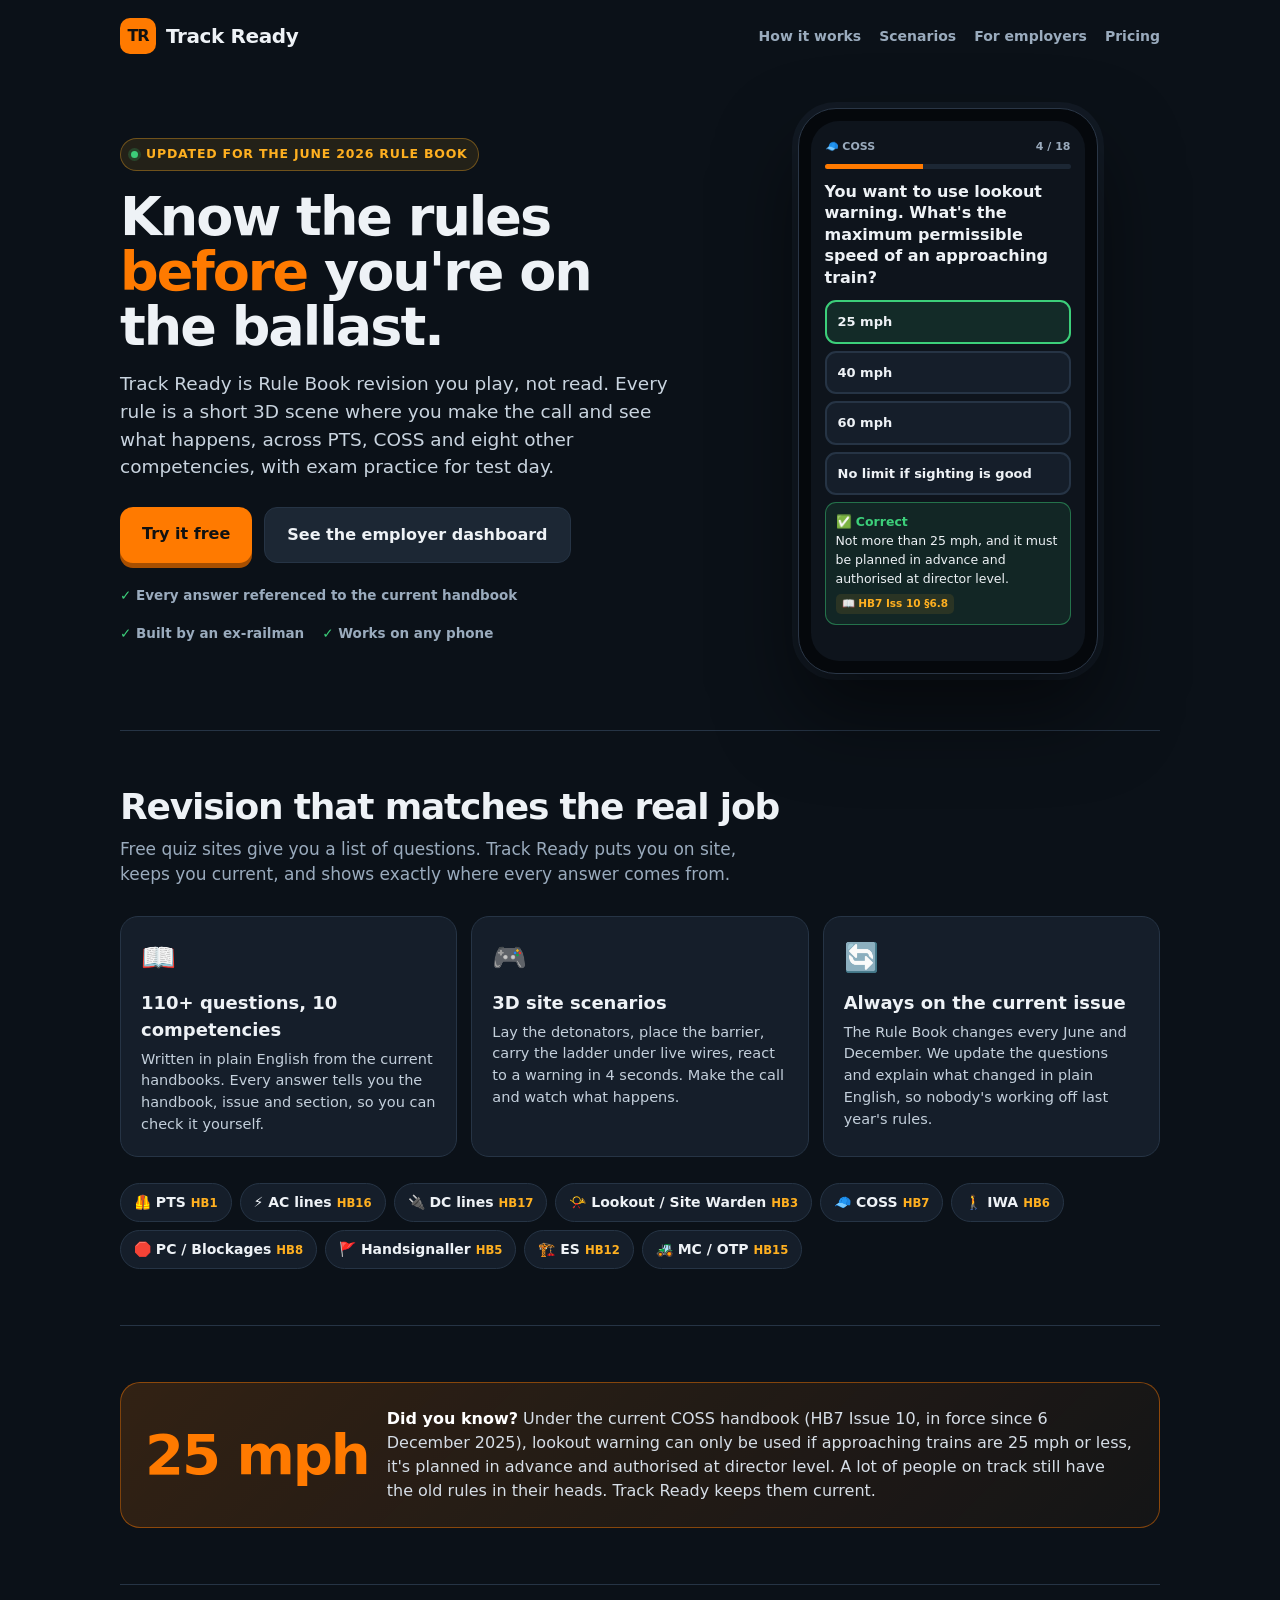
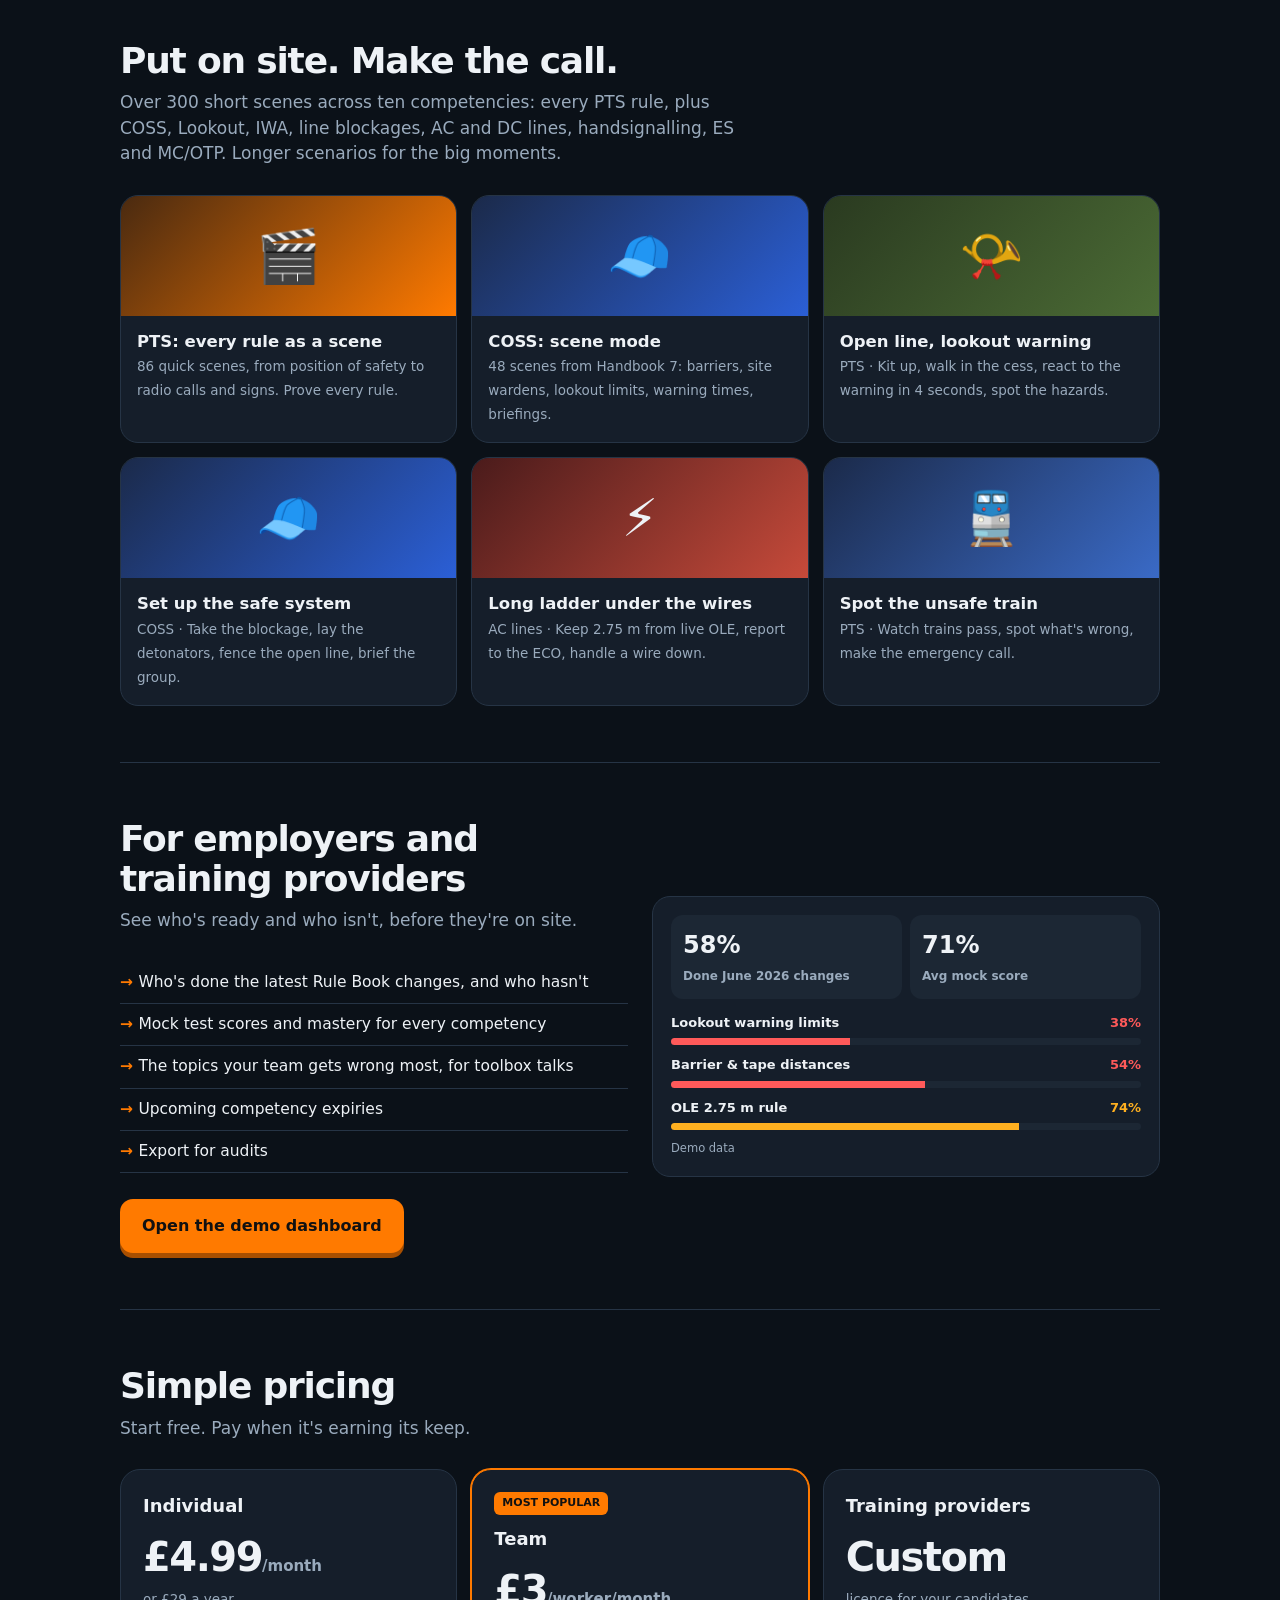
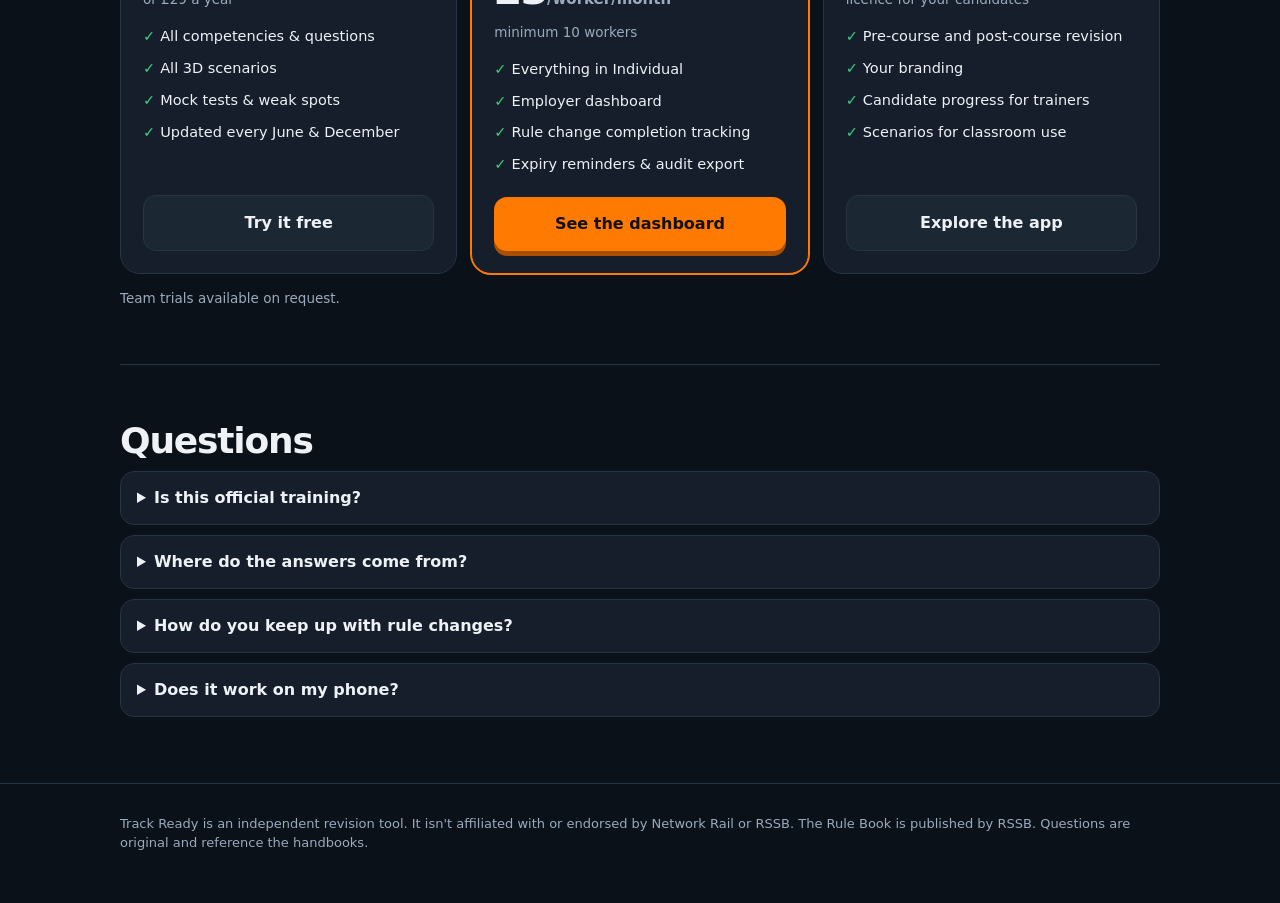
<file: index.html>
<!DOCTYPE html>
<html lang="en">
<head>
<meta charset="utf-8">
<meta name="viewport" content="width=device-width,initial-scale=1">
<title>Track Ready · Rule Book revision for track workers</title>
<style>
  :root{--bg:#0b1118;--bg2:#0e151e;--card:#151e2a;--card2:#1c2734;--line:#263445;--tx:#eef2f6;--mut:#9aabbd;--or:#ff7a00;--or2:#ffb020;--gr:#3ccf7a;--rd:#ff5a5a}
  *{box-sizing:border-box;margin:0;padding:0}
  html{scroll-behavior:smooth}
  body{background:var(--bg);color:var(--tx);font-family:system-ui,-apple-system,"Segoe UI",Roboto,sans-serif;line-height:1.5}
  a{color:inherit}
  .wrap{max-width:1080px;margin:0 auto;padding:0 20px}
  nav{display:flex;justify-content:space-between;align-items:center;padding:18px 0}
  .brand{display:flex;align-items:center;gap:10px;text-decoration:none}
  .logo{width:36px;height:36px;border-radius:10px;background:var(--or);display:grid;place-items:center;font-weight:900;color:#111;letter-spacing:-1px}
  .brand b{font-size:20px;font-weight:900;letter-spacing:-.4px}
  .nl{display:flex;gap:18px;font-weight:700;font-size:14px;color:var(--mut)}
  .nl a{text-decoration:none}.nl a:hover{color:var(--tx)}
  .hero{display:grid;grid-template-columns:1.15fr .85fr;gap:40px;align-items:center;padding:36px 0 56px}
  .eyebrow{display:inline-flex;align-items:center;gap:8px;font-size:12.5px;font-weight:900;letter-spacing:.8px;color:var(--or2);background:rgba(255,176,32,.1);border:1px solid rgba(255,176,32,.35);padding:6px 10px;border-radius:999px}
  .dot{width:7px;height:7px;border-radius:50%;background:var(--gr);box-shadow:0 0 0 3px rgba(60,207,122,.2)}
  h1{font-size:54px;line-height:1.02;letter-spacing:-2px;font-weight:900;margin:18px 0 16px}
  h1 em{font-style:normal;color:var(--or)}
  .lead{font-size:18.5px;color:#c9d4df;max-width:560px}
  .cta{display:flex;gap:12px;margin-top:26px;flex-wrap:wrap}
  .btn{display:inline-block;text-decoration:none;font-weight:900;font-size:16px;padding:15px 22px;border-radius:13px;background:var(--or);color:#111;box-shadow:0 5px 0 #a84f00}
  .btn.sec{background:var(--card2);color:var(--tx);box-shadow:none;border:1px solid var(--line)}
  .trust{display:flex;gap:18px;margin-top:22px;color:var(--mut);font-size:13.5px;font-weight:700;flex-wrap:wrap}
  .trust span::before{content:"✓ ";color:var(--gr);font-weight:900}
  /* phone mock */
  .phone{width:300px;margin:0 auto;border-radius:38px;background:#05080c;padding:12px;border:1px solid #2a3646;box-shadow:0 40px 80px rgba(0,0,0,.5),0 0 0 6px #121a24}
  .screen{border-radius:28px;background:#0e141c;padding:18px 14px;min-height:540px}
  .ph-meta{display:flex;justify-content:space-between;font-size:11px;font-weight:800;color:var(--mut)}
  .ph-bar{height:5px;background:var(--card2);border-radius:4px;margin:8px 0 12px;overflow:hidden}.ph-bar div{width:40%;height:100%;background:var(--or)}
  .ph-q{font-size:16px;font-weight:800;line-height:1.35;margin-bottom:12px}
  .ph-o{font-size:13px;font-weight:650;border:2px solid var(--line);background:var(--card);border-radius:11px;padding:10px 11px;margin-bottom:7px}
  .ph-o.g{border-color:var(--gr);background:rgba(60,207,122,.12)}
  .ph-fb{border:1px solid rgba(60,207,122,.45);background:rgba(60,207,122,.1);border-radius:11px;padding:10px;font-size:12.5px;margin-top:4px}
  .ph-ref{display:inline-block;margin-top:6px;font-size:10.5px;font-weight:800;color:var(--or2);background:rgba(255,176,32,.1);border-radius:5px;padding:2px 6px}
  section{padding:56px 0;border-top:1px solid var(--line)}
  h2{font-size:36px;letter-spacing:-1.2px;line-height:1.1;font-weight:900;margin-bottom:10px}
  .sh{color:var(--mut);font-size:17px;max-width:640px;margin-bottom:28px}
  .feat{display:grid;grid-template-columns:repeat(3,1fr);gap:14px}
  .fc{background:var(--card);border:1px solid var(--line);border-radius:18px;padding:20px}
  .fc .i{font-size:28px}
  .fc h3{font-size:18px;font-weight:900;margin:10px 0 6px}
  .fc p{color:#c3cfdb;font-size:14.5px}
  .chips{display:flex;flex-wrap:wrap;gap:8px}
  .chip{background:var(--card);border:1px solid var(--line);border-radius:999px;padding:8px 13px;font-weight:800;font-size:14px}
  .chip small{color:var(--or2);font-weight:900;margin-left:5px}
  .callout{background:linear-gradient(135deg,rgba(255,122,0,.16),rgba(255,122,0,.04));border:1px solid rgba(255,122,0,.45);border-radius:20px;padding:24px;display:grid;grid-template-columns:auto 1fr;gap:18px;align-items:center}
  .callout .big{font-size:56px;font-weight:900;letter-spacing:-2px;color:var(--or)}
  .callout p{font-size:16px;color:#d6dee7}
  .callout b{color:#fff}
  .scs{display:grid;grid-template-columns:repeat(3,1fr);gap:14px}
  .sc{background:var(--card);border:1px solid var(--line);border-radius:18px;overflow:hidden;text-decoration:none;display:block}
  .sc .art{height:120px;display:grid;place-items:center;font-size:52px}
  .sc .t{padding:14px 16px 16px}
  .sc b{display:block;font-size:16.5px;font-weight:900}
  .sc span{color:var(--mut);font-size:13.5px}
  .emp{display:grid;grid-template-columns:1fr 1fr;gap:24px;align-items:center}
  .emp ul{list-style:none}
  .emp li{padding:9px 0;border-bottom:1px solid var(--line);font-size:15.5px}
  .emp li::before{content:"→ ";color:var(--or);font-weight:900}
  .dash{background:var(--card);border:1px solid var(--line);border-radius:18px;padding:18px}
  .dk{display:grid;grid-template-columns:1fr 1fr;gap:8px}
  .dk div{background:var(--card2);border-radius:12px;padding:12px}
  .dk b{display:block;font-size:24px;font-weight:900}
  .dk span{font-size:12px;color:var(--mut);font-weight:700}
  .bar{height:7px;background:var(--card2);border-radius:5px;overflow:hidden;margin:6px 0 10px}.bar div{height:100%}
  .price{display:grid;grid-template-columns:repeat(3,1fr);gap:14px}
  .pc{background:var(--card);border:1px solid var(--line);border-radius:20px;padding:22px;display:flex;flex-direction:column}
  .pc.hot{border-color:var(--or);box-shadow:0 0 0 1px var(--or)}
  .pc .tag{align-self:flex-start;background:var(--or);color:#111;font-size:11px;font-weight:900;border-radius:6px;padding:3px 8px;margin-bottom:10px}
  .pc h3{font-size:18px;font-weight:900}
  .pc .amt{font-size:40px;font-weight:900;letter-spacing:-1.5px;margin:8px 0 2px}
  .pc .amt small{font-size:15px;color:var(--mut);font-weight:700;letter-spacing:0}
  .pc .per{color:var(--mut);font-size:13.5px;margin-bottom:12px}
  .pc ul{list-style:none;margin-bottom:16px;flex:1}
  .pc li{font-size:14.5px;padding:5px 0}
  .pc li::before{content:"✓ ";color:var(--gr);font-weight:900}
  .pc .btn{text-align:center}
  .faq details{background:var(--card);border:1px solid var(--line);border-radius:14px;padding:14px 16px;margin-bottom:10px}
  .faq summary{font-weight:900;cursor:pointer;font-size:16px}
  .faq p{color:#c3cfdb;margin-top:8px;font-size:15px}
  footer{padding:30px 0 50px;border-top:1px solid var(--line);color:var(--mut);font-size:13px}
  @media(max-width:860px){.hero,.emp{grid-template-columns:1fr}h1{font-size:40px}.feat,.scs,.price{grid-template-columns:1fr}.nl{display:none}.callout{grid-template-columns:1fr}h2{font-size:29px}}
</style>
</head>
<body>
<div class="wrap">
  <nav>
    <a class="brand" href="index.html"><div class="logo">TR</div><b>Track Ready</b></a>
    <div class="nl"><a href="#how">How it works</a><a href="#scenarios">Scenarios</a><a href="#employers">For employers</a><a href="#pricing">Pricing</a></div>
  </nav>

  <div class="hero">
    <div>
      <span class="eyebrow"><span class="dot"></span>UPDATED FOR THE JUNE 2026 RULE BOOK</span>
      <h1>Know the rules <em>before</em> you're on the ballast.</h1>
      <p class="lead">Track Ready is Rule Book revision you play, not read. Every rule is a short 3D scene where you make the call and see what happens, across PTS, COSS and eight other competencies, with exam practice for test day.</p>
      <div class="cta"><a class="btn" href="app.html">Try it free</a><a class="btn sec" href="employer.html">See the employer dashboard</a></div>
      <div class="trust"><span>Every answer referenced to the current handbook</span><span>Built by an ex-railman</span><span>Works on any phone</span></div>
    </div>
    <div class="phone"><div class="screen">
      <div class="ph-meta"><span>🧢 COSS</span><span>4 / 18</span></div>
      <div class="ph-bar"><div></div></div>
      <div class="ph-q">You want to use lookout warning. What's the maximum permissible speed of an approaching train?</div>
      <div class="ph-o g">25 mph</div><div class="ph-o">40 mph</div><div class="ph-o">60 mph</div><div class="ph-o">No limit if sighting is good</div>
      <div class="ph-fb"><b style="color:var(--gr)">✅ Correct</b><br>Not more than 25 mph, and it must be planned in advance and authorised at director level.<br><span class="ph-ref">📖 HB7 Iss 10 §6.8</span></div>
    </div></div>
  </div>

  <section id="how">
    <h2>Revision that matches the real job</h2>
    <p class="sh">Free quiz sites give you a list of questions. Track Ready puts you on site, keeps you current, and shows exactly where every answer comes from.</p>
    <div class="feat">
      <div class="fc"><div class="i">📖</div><h3>110+ questions, 10 competencies</h3><p>Written in plain English from the current handbooks. Every answer tells you the handbook, issue and section, so you can check it yourself.</p></div>
      <div class="fc"><div class="i">🎮</div><h3>3D site scenarios</h3><p>Lay the detonators, place the barrier, carry the ladder under live wires, react to a warning in 4 seconds. Make the call and watch what happens.</p></div>
      <div class="fc"><div class="i">🔄</div><h3>Always on the current issue</h3><p>The Rule Book changes every June and December. We update the questions and explain what changed in plain English, so nobody's working off last year's rules.</p></div>
    </div>
    <div style="margin-top:26px" class="chips">
      <span class="chip">🦺 PTS<small>HB1</small></span><span class="chip">⚡ AC lines<small>HB16</small></span><span class="chip">🔌 DC lines<small>HB17</small></span><span class="chip">📯 Lookout / Site Warden<small>HB3</small></span><span class="chip">🧢 COSS<small>HB7</small></span><span class="chip">🚶 IWA<small>HB6</small></span><span class="chip">🛑 PC / Blockages<small>HB8</small></span><span class="chip">🚩 Handsignaller<small>HB5</small></span><span class="chip">🏗️ ES<small>HB12</small></span><span class="chip">🚜 MC / OTP<small>HB15</small></span>
    </div>
  </section>

  <section>
    <div class="callout">
      <div class="big">25 mph</div>
      <p><b>Did you know?</b> Under the current COSS handbook (HB7 Issue 10, in force since 6 December 2025), lookout warning can only be used if approaching trains are 25 mph or less, it's planned in advance and authorised at director level. A lot of people on track still have the old rules in their heads. Track Ready keeps them current.</p>
    </div>
  </section>

  <section id="scenarios">
    <h2>Put on site. Make the call.</h2>
    <p class="sh">Over 300 short scenes across ten competencies: every PTS rule, plus COSS, Lookout, IWA, line blockages, AC and DC lines, handsignalling, ES and MC/OTP. Longer scenarios for the big moments.</p>
    <div class="scs">
      <a class="sc" href="micro.html"><div class="art" style="background:linear-gradient(135deg,#4a2a10,#ff7a00)">🎬</div><div class="t"><b>PTS: every rule as a scene</b><span>86 quick scenes, from position of safety to radio calls and signs. Prove every rule.</span></div></a>
      <a class="sc" href="micro.html?c=coss"><div class="art" style="background:linear-gradient(135deg,#1b2a4a,#2b5fd6)">🧢</div><div class="t"><b>COSS: scene mode</b><span>48 scenes from Handbook 7: barriers, site wardens, lookout limits, warning times, briefings.</span></div></a>
      <a class="sc" href="scenario1.html"><div class="art" style="background:linear-gradient(135deg,#2a3a20,#4b6b35)">📯</div><div class="t"><b>Open line, lookout warning</b><span>PTS · Kit up, walk in the cess, react to the warning in 4 seconds, spot the hazards.</span></div></a>
      <a class="sc" href="scenario2.html"><div class="art" style="background:linear-gradient(135deg,#1b2a4a,#2b5fd6)">🧢</div><div class="t"><b>Set up the safe system</b><span>COSS · Take the blockage, lay the detonators, fence the open line, brief the group.</span></div></a>
      <a class="sc" href="scenario3.html"><div class="art" style="background:linear-gradient(135deg,#4a1b1b,#c64a3a)">⚡</div><div class="t"><b>Long ladder under the wires</b><span>AC lines · Keep 2.75 m from live OLE, report to the ECO, handle a wire down.</span></div></a>
      <a class="sc" href="scenarioK.html"><div class="art" style="background:linear-gradient(135deg,#1b2a4a,#3a6ac6)">🚆</div><div class="t"><b>Spot the unsafe train</b><span>PTS · Watch trains pass, spot what's wrong, make the emergency call.</span></div></a>
    </div>
  </section>

  <section id="employers">
    <div class="emp">
      <div>
        <h2>For employers and training providers</h2>
        <p class="sh">See who's ready and who isn't, before they're on site.</p>
        <ul>
          <li>Who's done the latest Rule Book changes, and who hasn't</li>
          <li>Mock test scores and mastery for every competency</li>
          <li>The topics your team gets wrong most, for toolbox talks</li>
          <li>Upcoming competency expiries</li>
          <li>Export for audits</li>
        </ul>
        <div class="cta"><a class="btn" href="employer.html">Open the demo dashboard</a></div>
      </div>
      <div class="dash">
        <div class="dk"><div><b>58%</b><span>Done June 2026 changes</span></div><div><b>71%</b><span>Avg mock score</span></div></div>
        <div style="margin-top:14px;font-size:13px;font-weight:800">Lookout warning limits <span style="color:var(--rd);float:right">38%</span></div><div class="bar"><div style="width:38%;background:var(--rd)"></div></div>
        <div style="font-size:13px;font-weight:800">Barrier & tape distances <span style="color:var(--rd);float:right">54%</span></div><div class="bar"><div style="width:54%;background:var(--rd)"></div></div>
        <div style="font-size:13px;font-weight:800">OLE 2.75 m rule <span style="color:var(--or2);float:right">74%</span></div><div class="bar"><div style="width:74%;background:var(--or2)"></div></div>
        <div style="font-size:11.5px;color:var(--mut)">Demo data</div>
      </div>
    </div>
  </section>

  <section id="pricing">
    <h2>Simple pricing</h2>
    <p class="sh">Start free. Pay when it's earning its keep.</p>
    <div class="price">
      <div class="pc"><h3>Individual</h3><div class="amt">£4.99<small>/month</small></div><div class="per">or £29 a year</div>
        <ul><li>All competencies & questions</li><li>All 3D scenarios</li><li>Mock tests & weak spots</li><li>Updated every June & December</li></ul>
        <a class="btn sec" href="app.html">Try it free</a></div>
      <div class="pc hot"><span class="tag">MOST POPULAR</span><h3>Team</h3><div class="amt">£3<small>/worker/month</small></div><div class="per">minimum 10 workers</div>
        <ul><li>Everything in Individual</li><li>Employer dashboard</li><li>Rule change completion tracking</li><li>Expiry reminders & audit export</li></ul>
        <a class="btn" href="employer.html">See the dashboard</a></div>
      <div class="pc"><h3>Training providers</h3><div class="amt">Custom</div><div class="per">licence for your candidates</div>
        <ul><li>Pre-course and post-course revision</li><li>Your branding</li><li>Candidate progress for trainers</li><li>Scenarios for classroom use</li></ul>
        <a class="btn sec" href="app.html">Explore the app</a></div>
    </div>
    <p style="color:var(--mut);font-size:13.5px;margin-top:14px">Team trials available on request.</p>
  </section>

  <section class="faq">
    <h2>Questions</h2>
    <details><summary>Is this official training?</summary><p>No. Track Ready is a revision and practice tool. It doesn't replace your accredited course, assessment or your COSS briefing. Always follow the current Rule Book handbooks.</p></details>
    <details><summary>Where do the answers come from?</summary><p>Every question is written in our own words from the current Rule Book handbooks, and each answer shows the handbook, issue and section, so you can check it against your own copy.</p></details>
    <details><summary>How do you keep up with rule changes?</summary><p>The Rule Book is updated every June and December. We review the briefing leaflet each time, update the questions and scenarios, and add a plain-English "what's changed" summary.</p></details>
    <details><summary>Does it work on my phone?</summary><p>Yes. It runs in the browser on any phone, tablet or laptop. Nothing to install.</p></details>
  </section>
</div>
<footer><div class="wrap">Track Ready is an independent revision tool. It isn't affiliated with or endorsed by Network Rail or RSSB. The Rule Book is published by RSSB. Questions are original and reference the handbooks.</div></footer>
</body>
</html>
</file>
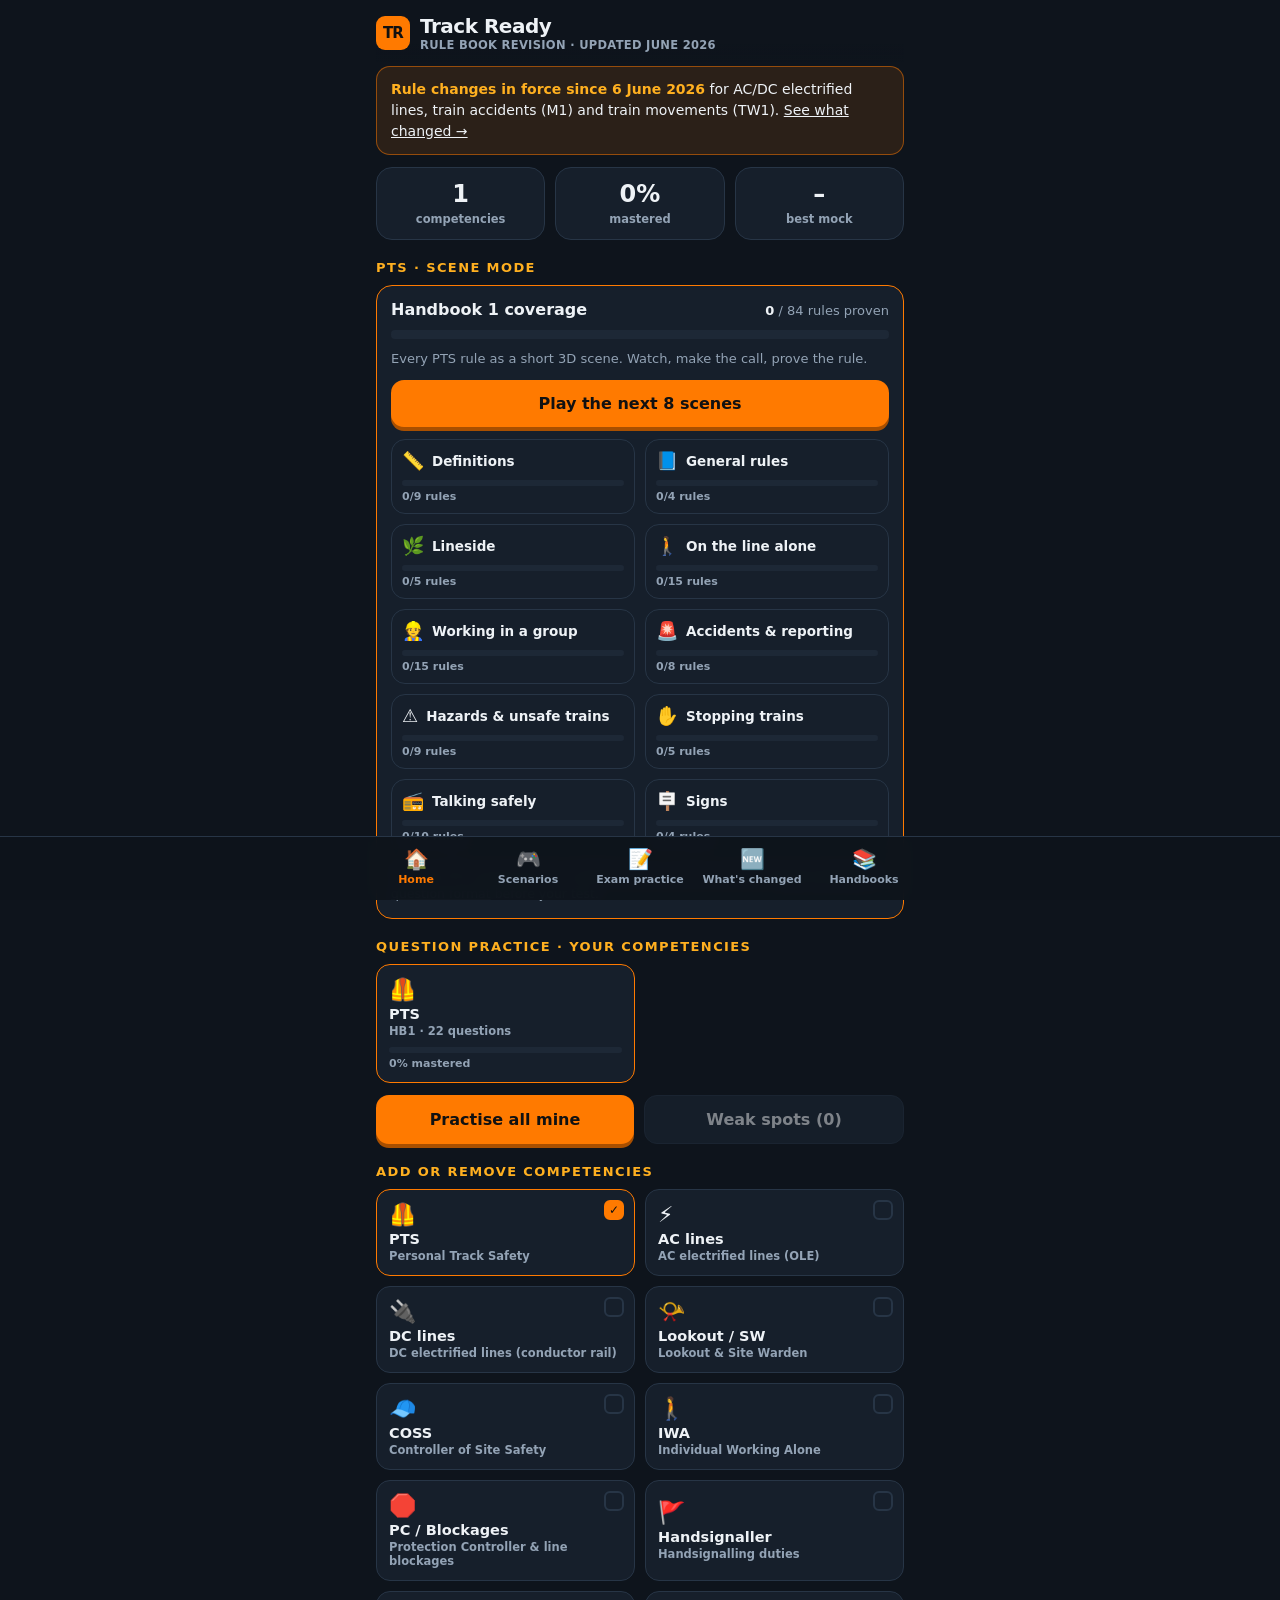
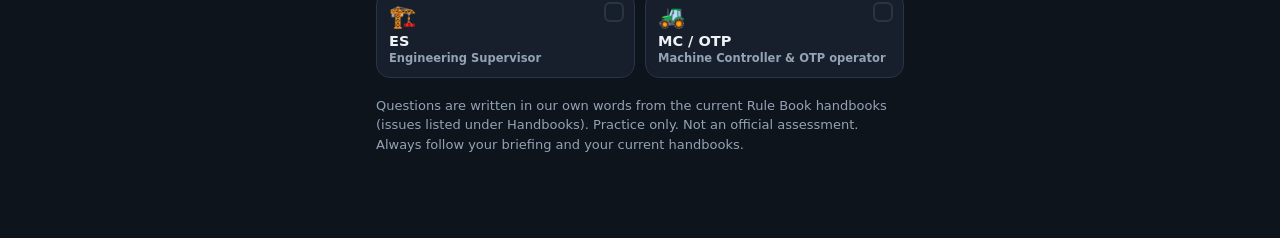
<file: app.html>
<!DOCTYPE html>
<html lang="en">
<head>
<meta charset="utf-8">
<meta name="viewport" content="width=device-width,initial-scale=1,maximum-scale=1">
<title>Track Ready</title>
<style>
  :root{--bg:#0e141c;--card:#161f2b;--card2:#1d2836;--line:#273546;--tx:#eef2f6;--mut:#93a3b5;--or:#ff7a00;--or2:#ffb020;--gr:#3ccf7a;--rd:#ff5a5a;--bl:#3d8bff}
  *{box-sizing:border-box;margin:0;padding:0}
  html,body{background:var(--bg);color:var(--tx);font-family:system-ui,-apple-system,"Segoe UI",Roboto,sans-serif;-webkit-tap-highlight-color:transparent}
  body{min-height:100vh;padding-bottom:84px}
  .wrap{max-width:560px;margin:0 auto;padding:0 16px}
  header{position:sticky;top:0;z-index:5;background:linear-gradient(var(--bg) 70%,rgba(14,20,28,0));padding:14px 0 10px}
  .brand{display:flex;align-items:center;gap:10px}
  .logo{width:34px;height:34px;border-radius:9px;background:var(--or);display:grid;place-items:center;font-weight:900;color:#111;font-size:15px;letter-spacing:-1px}
  .brand h1{font-size:20px;font-weight:900;letter-spacing:-.5px}
  .brand small{display:block;font-size:11.5px;color:var(--mut);font-weight:700;letter-spacing:.3px}
  h2{font-size:13px;letter-spacing:1.4px;color:var(--or2);margin:20px 0 10px;font-weight:900}
  .card{background:var(--card);border:1px solid var(--line);border-radius:16px;padding:14px}
  .grid{display:grid;grid-template-columns:1fr 1fr;gap:10px}
  .comp{background:var(--card);border:1px solid var(--line);border-radius:14px;padding:12px;cursor:pointer;text-align:left;color:var(--tx);font:inherit;position:relative}
  .comp.on{border-color:var(--or)}
  .comp .e{font-size:22px}
  .comp .n{font-weight:900;font-size:14.5px;margin-top:4px}
  .comp .h{font-size:11.5px;color:var(--mut);font-weight:700;margin-top:2px}
  .bar{height:6px;background:var(--card2);border-radius:4px;margin-top:9px;overflow:hidden}
  .bar>div{height:100%;background:var(--gr);border-radius:4px}
  .pct{font-size:11px;color:var(--mut);margin-top:4px;font-weight:700}
  .tick{position:absolute;top:10px;right:10px;width:20px;height:20px;border-radius:6px;border:2px solid var(--line);display:grid;place-items:center;font-size:12px;font-weight:900}
  .comp.on .tick{background:var(--or);border-color:var(--or);color:#111}
  .btn{font:inherit;font-weight:900;font-size:16px;border:0;border-radius:13px;padding:14px 16px;width:100%;cursor:pointer;background:var(--or);color:#111;box-shadow:0 4px 0 #a84f00}
  .btn.sec{background:var(--card2);color:var(--tx);box-shadow:none;border:1px solid var(--line)}
  .btn:active{transform:translateY(2px)}
  .row{display:flex;gap:10px}
  .row .btn{flex:1}
  .stat{display:flex;gap:10px}
  .stat .card{flex:1;text-align:center;padding:12px 6px}
  .stat b{display:block;font-size:24px;font-weight:900}
  .stat span{font-size:11.5px;color:var(--mut);font-weight:700}
  nav{position:fixed;bottom:0;left:0;right:0;background:rgba(14,20,28,.96);border-top:1px solid var(--line);display:flex;justify-content:center;z-index:6;backdrop-filter:blur(8px)}
  nav .in{display:flex;max-width:560px;width:100%}
  nav button{flex:1;background:none;border:0;color:var(--mut);font:inherit;font-size:11px;font-weight:800;padding:10px 0 14px;cursor:pointer}
  nav button i{display:block;font-style:normal;font-size:20px;margin-bottom:2px}
  nav button.on{color:var(--or)}
  .q{font-size:19px;font-weight:800;line-height:1.38;margin:6px 0 14px}
  .meta{display:flex;justify-content:space-between;font-size:12px;color:var(--mut);font-weight:800}
  .opt{display:block;width:100%;text-align:left;font:inherit;font-size:15.5px;font-weight:650;line-height:1.35;color:var(--tx);background:var(--card);border:2px solid var(--line);border-radius:13px;padding:13px 14px;margin-bottom:9px;cursor:pointer}
  .opt.good{border-color:var(--gr);background:rgba(60,207,122,.12)}
  .opt.bad{border-color:var(--rd);background:rgba(255,90,90,.1)}
  .opt:disabled{cursor:default;color:var(--tx)}
  .fb{border-radius:13px;padding:13px 14px;margin:6px 0 12px;font-size:14.5px;line-height:1.5}
  .fb.ok{background:rgba(60,207,122,.12);border:1px solid rgba(60,207,122,.45)}
  .fb.no{background:rgba(255,90,90,.1);border:1px solid rgba(255,90,90,.45)}
  .fb b{display:block;margin-bottom:3px;font-size:15.5px}
  .ref{display:inline-block;margin-top:8px;font-size:12px;font-weight:800;color:var(--or2);background:rgba(255,176,32,.1);border-radius:6px;padding:3px 7px}
  .prog{height:6px;background:var(--card2);border-radius:4px;overflow:hidden;margin:8px 0 4px}
  .prog>div{height:100%;background:var(--or);transition:width .3s}
  table{width:100%;border-collapse:collapse;font-size:13.5px}
  th,td{text-align:left;padding:9px 6px;border-bottom:1px solid var(--line);vertical-align:top}
  th{color:var(--mut);font-size:11.5px;letter-spacing:.6px}
  td.c{font-weight:900;color:var(--or2);white-space:nowrap}
  .new{display:inline-block;font-size:10.5px;font-weight:900;background:var(--gr);color:#0b1a10;border-radius:5px;padding:1px 6px;margin-left:4px;vertical-align:middle}
  .chg{border-left:3px solid var(--or);padding:2px 0 2px 12px;margin:12px 0}
  .chg b{display:block;font-size:15px;margin-bottom:3px}
  .chg p{font-size:14px;line-height:1.5;color:#cfd8e2}
  .muted{color:var(--mut);font-size:13px;line-height:1.5}
  .big{font-size:46px;font-weight:900;letter-spacing:-1px}
  .pill{display:inline-block;padding:4px 10px;border-radius:999px;font-size:12px;font-weight:900}
  .alert{background:rgba(255,122,0,.12);border:1px solid rgba(255,122,0,.5);border-radius:14px;padding:12px 14px;font-size:14px;line-height:1.5}
  .alert b{color:var(--or2)}
  .timer{font-variant-numeric:tabular-nums}
  .hide{display:none!important}
  .wl{display:flex;justify-content:space-between;align-items:center;padding:10px 0;border-bottom:1px solid var(--line);font-size:14px}
</style>
</head>
<body>
<div class="wrap">
  <header><div class="brand" onclick="location.href='index.html'" style="cursor:pointer"><div class="logo">TR</div><div><h1>Track Ready</h1><small>RULE BOOK REVISION · UPDATED JUNE 2026</small></div></div></header>
  <main id="view"></main>
</div>
<nav><div class="in">
  <button data-t="home" class="on"><i>🏠</i>Home</button>
  <button data-t="scen"><i>🎮</i>Scenarios</button>
  <button data-t="mock"><i>📝</i>Exam practice</button>
  <button data-t="news"><i>🆕</i>What's changed</button>
  <button data-t="books"><i>📚</i>Handbooks</button>
</div></nav>

<script>
(()=>{
// ================= CONTENT =================
// All questions written in our own words from the current handbooks. Refs give handbook, issue and section.
const COMPS={
  pts:{n:'PTS',full:'Personal Track Safety',e:'🦺',hb:'HB1'},
  ac:{n:'AC lines',full:'AC electrified lines (OLE)',e:'⚡',hb:'HB16'},
  dc:{n:'DC lines',full:'DC electrified lines (conductor rail)',e:'🔌',hb:'HB17'},
  lo:{n:'Lookout / SW',full:'Lookout & Site Warden',e:'📯',hb:'HB3'},
  coss:{n:'COSS',full:'Controller of Site Safety',e:'🧢',hb:'HB7'},
  iwa:{n:'IWA',full:'Individual Working Alone',e:'🚶',hb:'HB6'},
  pc:{n:'PC / Blockages',full:'Protection Controller & line blockages',e:'🛑',hb:'HB8'},
  hs:{n:'Handsignaller',full:'Handsignalling duties',e:'🚩',hb:'HB5'},
  es:{n:'ES',full:'Engineering Supervisor',e:'🏗️',hb:'HB12'},
  mc:{n:'MC / OTP',full:'Machine Controller & OTP operator',e:'🚜',hb:'HB15'},
};
const R={HB1:'HB1 Iss 9',HB3:'HB3 Iss 4',HB5:'HB5 Iss 3',HB6:'HB6 Iss 8',HB7:'HB7 Iss 10',HB8:'HB8 Iss 10',HB12:'HB12 Iss 11',HB15:'HB15 Iss 7',HB16:'HB16 Iss 7',HB17:'HB17 Iss 6',RBBL:'RBBL Iss 43'};
// [comp, question, options, correctIndex, explanation, ref]
const Q=[
// ---------- PTS (HB1) ----------
['pts','When are you counted as being "on or near the line"?',['On the line, or within 3 m of it with no permanent fence or structure in between','Anywhere inside the railway boundary','Only when standing in the four-foot','Within 10 m of any running rail'],0,'You\'re on or near the line if you\'re on it, or within 3 m (10 ft) of it without a permanent fence or structure between you and it.',R.HB1+' §1'],
['pts','Line speed is 90 mph. How far from the nearest line a train could approach on must your position of safety be?',['At least 0.9 m','At least 1.25 m','At least 2 m','At least 3 m'],1,'Up to 100 mph, a position of safety is at least 1.25 m (4 ft) from the nearest line a train could approach on.',R.HB1+' §1'],
['pts','Line speed is 110 mph. What is the minimum distance for a position of safety?',['1.25 m','1.5 m','2 m','2.75 m'],2,'Above 100 mph (up to 125 mph), it\'s at least 2 m (6 ft 6 in).',R.HB1+' §1'],
['pts','When you\'re allowed on or near the line on your own, how often must you look up?',['Every 5 seconds','Every 10 seconds','Every 30 seconds','Only when you hear a train'],0,'Look up at least every 5 seconds when you\'re on or near the line alone.',R.HB1+' §4.3'],
['pts','On your own on or near the line, you must be in a position of safety at least how long before a train arrives?',['5 seconds','10 seconds','20 seconds','45 seconds'],1,'You must be in a position of safety at least 10 seconds before the train arrives.',R.HB1+' §4.3'],
['pts','A driver sounds the warning horn at you. How do you acknowledge it?',['Wave both arms','Raise one arm above your head','Thumbs up','Shout back'],1,'Raise one arm above your head to acknowledge the driver\'s warning.',R.HB1+' §3.1, §4.4'],
['pts','The lookout gives a warning. What do you do?',['Finish the job you\'re on, then move','Stop work, acknowledge, move to the position of safety straight away','Look to see how close the train is first','Wait for the COSS to tell you'],1,'Stop work, acknowledge and go straight to your position of safety. Don\'t leave it until the COSS says so.',R.HB1+' §5.4'],
['pts','A colleague doesn\'t acknowledge the lookout\'s warning. What should the lookout do?',['Walk over and tap them','Give an urgent warning with short, sharp blasts','Tell the COSS after the train has passed','Nothing, it\'s their responsibility'],1,'If someone doesn\'t acknowledge, the lookout gives an urgent warning with repeated short, sharp blasts.',R.HB1+' §5.4'],
['pts','You need to take a phone call while you\'re on or near the line. What do you do?',['Walk and talk, but keep looking up','Move to a position of safety and stand still until you\'ve finished','Use one earbud only','Only answer if it\'s the COSS'],1,'Move to a position of safety first, then stand still until the call is finished.',R.HB1+' §4.3'],
['pts','Which of these are you allowed to wear on or near the line?',['Headphones with music on low','Noise-cancelling earbuds','Nothing that reduces your ability to see or hear trains','A hood up in the rain'],2,'Don\'t wear anything that reduces your ability to see or hear approaching trains.',R.HB1+' §4.3'],
['pts','When crossing the line, what must you avoid stepping on?',['Ballast','Rails, sleepers, or between moving parts of points','The cess','Cable troughing only'],1,'Don\'t step on rails or sleepers, or between movable parts of points.',R.HB1+' §4.3'],
['pts','How can you identify the COSS?',['They carry the safe work pack','Armlet on the left arm or a badge on the chest','They wear a white helmet','They stand at the back of the group'],1,'The COSS wears an armlet on the left arm or a badge on the chest (white letters on blue).',R.HB1+' §5.2 · '+R.HB7+' §1'],
['pts','You\'ve been briefed by the COSS. What do you sign to confirm you understand the safe system of work?',['NR3180','RT3199','RT9909 safe-work briefing form','Nothing, verbal is enough'],2,'Each person signs the RT9909 safe-work briefing form.',R.HB1+' §5.2'],
['pts','There\'s a safety barrier between the site and the open line. What mustn\'t you do?',['Work within 2 m of it','Lean on it or rest tools against it','Walk alongside it','Step over it to fetch tools'],1,'Don\'t lean on it or rest tools or equipment against it.',R.HB1+' §5.3'],
['pts','You need to stop a train in daylight but have no red flag. What do you do?',['Wave one arm','Raise both arms above your head','Stand in the four-foot','Throw something onto the track'],1,'In daylight, show a red flag. Without one, raise both arms above your head.',R.HB1+' §8.2'],
['pts','You need to stop a train in the dark. What do you show?',['A white light held still','A red light, or wave any light violently','Nothing, drivers can\'t see you','Your phone torch held steady'],1,'Show a red light, or wave any light violently.',R.HB1+' §8.2'],
['pts','How should an emergency call to the signaller begin?',['"Hello, it\'s urgent"','"This is an emergency call"','Your Sentinel number','"Mayday, mayday"'],1,'Start with "This is an emergency call".',R.HB1+' §6.1'],
['pts','When must you carry a suitable lamp?',['Only at night','In darkness, poor visibility, or when entering a tunnel','Never, high-vis is enough','Only if you\'re the COSS'],1,'In darkness, poor visibility or when entering a tunnel.',R.HB1+' §4.1'],
['pts','You want to join a group already working on site. What do you do first?',['Walk to them and introduce yourself','Speak to the COSS and agree your access point and destination','Ring the signaller','Wait at the access point for a lookout'],1,'Speak to the COSS before walking to the site, agree your access point and destination, and don\'t set off until the arrangements are explained.',R.HB1+' §4.5'],
['pts','You\'re on a station platform doing engineering work 1 m from the edge. Are you "on or near the line"?',['No, platforms never count','Yes, engineering or technical work within 1.25 m of the edge counts','Only if a train is due','Only at night'],1,'On a platform you\'re not on or near the line, unless you\'re doing engineering or technical work within 1.25 m (4 ft) of the edge.',R.HB1+' §1'],
['pts','A site warden warns you. What do you do?',['Move to the position of safety 25 m away','Check you\'re in the safe area and step back immediately if you\'re not','Carry on, wardens are only for visitors','Call the COSS'],1,'Check you\'re in the safe area, and step back immediately if you\'re in the danger area.',R.HB1+' §5.5'],
['pts','How close can you go to a fallen overhead power line (or anything touching it)?',['Not within 5 m until the electricity company says it\'s safe','2.75 m','1 m if you\'re wearing gloves','It\'s fine once the lights go out'],0,'Keep 5 m away until the electricity company confirms it\'s safe.',R.HB1+' §7.7'],
// ---------- AC (HB16) ----------
['ac','How close can you, or anything you\'re holding, get to live overhead line equipment?',['No closer than 2.75 m (9 ft)','No closer than 1.5 m','No closer than 600 mm','Any distance if you don\'t touch it'],0,'Stay at least 2.75 m from live OLE, pantographs or roof equipment in any direction, unless a method statement allows otherwise.',R.HB16+' §4.1'],
['ac','You\'re not sure whether the OLE is live. What do you assume?',['It\'s off at night','It\'s live and dangerous to life','Ask a colleague and go with them','It\'s safe if no trains are running'],1,'If in doubt, treat it as live and dangerous.',R.HB16+' §2'],
['ac','The ECO has confirmed the power is off. Can you treat the OLE as safe now?',['Yes','No, still dangerous until an overhead line permit is issued (or local isolation with a safety document)','Yes, once 10 minutes have passed','Only the contact wire is safe'],1,'Even after the ECO says it\'s off, keep treating it as dangerous until a permit or local isolation document applies.',R.HB16+' §3.1'],
['ac','How should you carry a long item, like a ladder or bar, under OLE?',['Upright, so you can see it','Horizontally, getting help if needed','Over your shoulder at an angle','Drag it'],1,'Carry long items horizontally and get help if needed.',R.HB16+' §4.3'],
['ac','There\'s a plastic bag caught on the overhead wires. What do you do?',['Knock it off with an insulated pole','Don\'t approach it. Report it to the ECO','Leave it, it\'s harmless','Climb a ladder to remove it'],1,'Treat anything attached to or near the OLE as live. Don\'t approach it, report it.',R.HB16+' §3.2, §3.3'],
['ac','When working on a vehicle under OLE, what\'s the limit?',['Never above cant rail level','Never above the buffers','Roof is fine if the pantograph is down','No limit with gloves'],0,'Never take yourself, or anything you hold, above cant rail level (unless an exception applies).',R.HB16+' §4.2'],
['ac','You spot a broken rail with a red-marked bond next to it. What mustn\'t you do?',['Report it','Touch the broken rail, the red bond or anything connected','Keep clear','Tell the signaller'],1,'Don\'t touch a broken rail, a red-marked bond, or equipment connected to it. Report it.',R.HB16+' §3.3'],
['ac','Under the June 2026 changes, what must the COSS see before work starts under an overhead line permit?',['A train pass the site','The "test before touch" being carried out','The ECO arrive on site','Two earths fitted by the group'],1,'The COSS must see the "test before touch" done and sign the permit before work starts, and again if work moves to another part of the OLE.',R.HB16+' §9 · '+R.RBBL],
['ac','Work under an overhead line permit is finished. What happens before the permit goes back?',['Leave tools on site for tomorrow','Clear everyone and everything to at least 2.75 m and tell them to treat the OLE as live again','Ring the signaller','Nothing'],1,'Clear people and materials to at least 2.75 m, tell everyone to treat it as live, then complete the permit and hand it to the nominated person.',R.HB16+' §9.4'],
['ac','When reporting to the ECO, which detail helps them find the exact spot?',['Your Sentinel number','The nearest OLE structure number or plate','The weather','The time of the last train'],1,'Give your details, line(s), location and the nearest OLE structure number or plate.',R.HB16+' §5.2'],
// ---------- DC (HB17) ----------
['dc','How far must you (and anything you\'re holding) keep from live conductor rail equipment, unless a method statement and risk assessment are in place?',['300 mm','1.5 m','2.75 m','3 m'],1,'Stay at least 1.5 m from live CRE unless an approved method statement and electrical risk assessment are being followed.',R.HB17+' §4.1'],
['dc','Which of these must you never step on?',['Ballast','The conductor rail or its guard boarding','A sleeper end in the cess','Cable trough lids'],1,'Don\'t touch or step on the conductor rail, shoe gear or guard boarding.',R.HB17+' §3.1'],
['dc','Where must you never step when crossing a DC line?',['Between the conductor rail and the running rail next to it','In the cess','Over the four-foot','On a walkway'],0,'Never step between the conductor rail and the adjacent running rail.',R.HB17+' §3.1'],
['dc','Fitting a track-circuit clip on a DC line, which rail do you put it on first?',['The running rail nearest the conductor rail','The running rail furthest from the conductor rail','The conductor rail','Either'],1,'Apply to the running rail furthest from the conductor rail first, and remove from the nearest one first.',R.HB17+' §4.1'],
['dc','The train\'s collector shoes aren\'t touching the conductor rail. Can you touch them?',['Yes','No, never touch collector shoes','Only with gloves','Only if the train is stabled'],1,'Don\'t touch collector shoes, whether or not they\'re touching the conductor rail.',R.HB17+' §3.1'],
['dc','Flood water is up to the conductor rail. What do you do?',['Wade through carefully','Don\'t step in it. Report flooding above sleeper level to the ECO','Wait for a train to clear it','Lay boards across'],1,'Don\'t step into it, and report flooding above sleeper level, with its depth and extent, to the ECO.',R.HB17+' §3.1, §3.2'],
['dc','Under the June 2026 wording, how is conductor rail equipment described once the power is confirmed off?',['Safe to touch','Safe to approach but not touch','Still dangerous to approach','Earthed'],1,'The June 2026 changes describe it as safe to approach, but not to touch.',R.HB17+' · '+R.RBBL],
['dc','Cables run alongside the line and under it. How do you treat them?',['As dead','As live. Don\'t interfere with them or their covers','Fine to step on troughs','Only signalling cables are live'],1,'Treat these cables as live and leave them and their covers alone.',R.HB17+' §3.1'],
// ---------- Lookout / Site warden (HB3) ----------
['lo','What does a lookout\'s armlet or badge look like?',['Blue with white letters','White with "LOOKOUT" in red letters','Orange with black letters','Yellow with "LOOKOUT" in blue'],1,'White, with LOOKOUT in red letters, worn on the left arm or upper chest.',R.HB3+' §2'],
['lo','What does a site warden\'s armlet look like?',['White with "SITE WARDEN" in blue letters','White with red letters','Green with white letters','Orange with black letters'],0,'White, with SITE WARDEN in blue letters.',R.HB3+' §2'],
['lo','As a lookout, what happens to your mobile phone?',['On silent','Switched off','In your pocket on vibrate','Used only for timing trains'],1,'Keep your phone switched off and stay alert.',R.HB3+' §4'],
['lo','It\'s quiet and the group is behind. Can you help with the work while acting as lookout?',['Yes, if there are no trains due','No, you take no part in the work and have no other duties','Yes, if the COSS agrees','Only carrying light tools'],1,'A lookout takes no part in the work and doesn\'t do other duties.',R.HB3+' §4'],
['lo','Fog rolls in and your view of approaching trains is getting worse. What do you do?',['Keep going and listen harder','Give the warning and tell the COSS','Move closer to the group','Use a torch'],1,'If you can no longer give adequate warning, give the warning and tell the COSS.',R.HB3+' §4'],
['lo','Can site lookouts be used in darkness or in a tunnel?',['Yes, with a torch','No','Only on a 25 mph line','Only with two lookouts'],1,'Site lookouts aren\'t permitted in darkness, poor visibility, or in or near a tunnel.',R.HB3+' §4'],
['lo','As site warden, someone steps over the safe-area limit. What do you do?',['Tell the COSS at break','Shout "get back". If they don\'t, give repeated short sharp blasts until they do','Grab them','Stop all work and ring the signaller'],1,'Shout "get back". If they don\'t come back straight away, give repeated short sharp blasts on a whistle or horn until they do.',R.HB3+' §3'],
['lo','When can you leave your post as lookout?',['When your shift time ends','When the COSS says you\'re not needed, or another lookout relieves you','When the last train has passed','At meal breaks'],1,'Only when the COSS says so or another lookout takes over.',R.HB3+' §4'],
['lo','Under the current COSS handbook, lookout warning can only be used if approaching trains are going no faster than…',['25 mph','50 mph','75 mph','100 mph'],0,'Lookouts can only be used if there\'s no alternative, it\'s planned and authorised at director level, and approaching trains are 25 mph or less.',R.HB7+' §6.8'],
// ---------- COSS (HB7) ----------
['coss','What does the COSS armlet look like?',['White letters on blue','Red letters on white','Black letters on white','Green letters on white'],0,'White letters on a blue background, worn only while acting as COSS.',R.HB7+' §1'],
['coss','HB7 lists the safe systems of work. Which comes last, used only when nothing else can be?',['Safeguarded','Fenced','Equipment warning','Lookout warning'],3,'The list runs: safeguarded, fenced, separated, equipment warning, lookout warning. Lookouts only when no alternative can be used.',R.HB7+' §6.2, §6.8'],
['coss','You want to use lookout warning. What\'s the maximum permissible speed of an approaching train?',['25 mph','40 mph','60 mph','No limit if sighting is good'],0,'Not more than 25 mph (40 km/h), and it must be planned in advance and authorised at director level.',R.HB7+' §6.8'],
['coss','With lookout warning, what\'s the furthest the group can have to walk along the line to reach the position of safety?',['10 m','25 m','50 m','100 m'],1,'No more than 25 m.',R.HB7+' §6.8'],
['coss','What\'s the maximum required warning time allowed when using lookouts?',['30 seconds','45 seconds','60 seconds','90 seconds'],1,'The required warning time must be 45 seconds or less, otherwise lookouts can\'t be used.',R.HB7+' §6.8'],
['coss','Working out required warning time, what\'s the minimum time everyone must be in the position of safety?',['5 seconds','10 seconds','15 seconds','20 seconds'],1,'Add time to stop work, time to reach safety, 5 s per extra direction, 5 s if alone, and a minimum 10 s in the position of safety.',R.HB7+' §6.8'],
['coss','How much extra warning time do you add for each extra direction a lookout has to watch?',['2 seconds','5 seconds','10 seconds','None'],1,'Add 5 seconds for each extra direction watched.',R.HB7+' §6.8'],
['coss','Working without blocking an open line and with no barrier, how close can anyone get to the nearest running rail?',['No closer than 1.25 m','No closer than 2 m','No closer than 3 m','No closer than 0.9 m'],1,'Keep everyone at least 2 m from the nearest running rail of an open line (1.25 m with a rigid or tensioned barrier or permanent fence).',R.HB7+' §3.1'],
['coss','You want to use barricade tape or netting at 1.25 m from the nearest rail. What\'s the maximum line speed?',['20 mph','40 mph','75 mph','100 mph'],1,'Tape or netting at 1.25 m only where line speed is 40 mph or less. At 2 m there\'s no speed limit. Never at 0.9 m.',R.HB7+' §6.5'],
['coss','Using site wardens, how far must the safe area be from the nearest running rail?',['At least 1.25 m','At least 2 m','At least 3 m','At least 5 m'],1,'The safe area must be at least 2 m from the nearest running rail.',R.HB7+' §6.6'],
['coss','When planning a walk, what gap do you keep between the group and any open line without setting up a safe system?',['1.25 m','2 m','3 m','5 m'],2,'Keep at least 3 m from any open line, or set up a safe system.',R.HB7+' §5.1'],
['coss','The Crossing the Line procedure can be used for up to how many running lines?',['Two','Four','Six','Any number'],1,'Up to four running lines, at approved locations, while walking (not working), after phoning the signaller.',R.HB7+' §3.3'],
['coss','Using ATWS or another equipment warning system, what must you make sure of?',['Everyone can reach safety at least 10 s before a train arrives, and it\'s tested before work','It\'s switched on after work starts','A lookout is also posted','It covers one direction only'],0,'It must give adequate warning, let everyone reach safety at least 10 s before a train arrives, not be masked by noise, and be tested before work.',R.HB7+' §6.7'],
['coss','How must you stay in contact with your group?',['By radio','By phone','In sight and within verbal contact, without radios or phones','Through the lookout'],2,'Keep everyone in sight and within verbal contact, without using radios or phones.',R.HB7+' §6.1'],
['coss','You need to leave site. Who can take over as COSS?',['The most experienced person in the group','Only another COSS','The lookout','The PC'],1,'The role only passes to another COSS. The group carries on only once they\'ve taken over.',R.HB7+' §6.1'],
['coss','A train\'s coming and someone has a heavy item in the four-foot. What does the rule say about tools?',['Leave everything','Take tools to the position of safety unless they\'re too heavy to be moved by a train\'s slipstream, then leave them clear of the line','Everyone carries the heavy item together','Leave tools on the rail'],1,'Take tools with you unless they\'re too heavy to be moved by slipstream, in which case leave them clear of the line.',R.HB7+' §6.8'],
['coss','You can no longer see your whole group properly. What do you do?',['Shout louder','Stop work and get everyone to a position of safety','Ask the lookout to watch them','Carry on, you\'ll check in later'],1,'If you can\'t observe the group properly, stop work and remove everyone to safety.',R.HB7+' §6.1'],
['coss','Which of these situations rules out lookouts?',['A train could be routed onto your line after the lookout has seen it','It\'s a sunny day','The group is 4 people','The line is plain line'],0,'You can\'t use lookouts if a train could be routed onto the line after the lookout has seen it, among other restrictions.',R.HB7+' §6.8'],
// ---------- IWA (HB6) ----------
['iwa','As an IWA working without blocking an open line, how far from the nearest running rail must you stay?',['More than 1.25 m','More than 2 m','More than 3 m','More than 5 m'],1,'Only if the work won\'t affect line safety and you stay more than 2 m from the nearest running rail.',R.HB6+' §3.1'],
['iwa','Patrolling as an IWA, which of these is NOT allowed?',['Patrolling in daylight','Patrolling in darkness, poor visibility or a tunnel','Looking up every 5 seconds','Reaching safety 10 s before a train'],1,'Patrolling this way isn\'t allowed in darkness, poor visibility or tunnels.',R.HB6+' §3.2'],
['iwa','When working out your warning time as an IWA, how much extra do you add for working alone?',['5 seconds','10 seconds','15 seconds','Nothing'],0,'Add 5 s for working alone plus 10 s minimum in the position of safety. Total must be 45 s or less.',R.HB6+' Aid table'],
['iwa','There\'s a barrier at 0.9 m with ATWS. Can you use it as part of your safe system?',['Yes','No','Only below 40 mph','Only in daylight'],1,'A barrier at 0.9 m with ATWS must not be used as part of your safe system.',R.HB6+' §3.3'],
['iwa','You need to use a road vehicle within 2 m of the line. How is this classed?',['Normal work','Work that affects line safety, so the line must be blocked','Only needs a lookout','Fine with ATWS'],1,'Plant or road vehicles within 2 m (6 ft 6 in) count as work affecting line safety. Don\'t start until the line is blocked.',R.HB6+' §4.1, §4.2'],
['iwa','Using Crossing the Line, what do you tell the signaller?',['Just your name','The crossing point, your name and employer, and the time needed to cross','Your Sentinel number only','Nothing, you just look and cross'],1,'Give the crossing point, your name and employer, and how long you need. Cross as soon as cleared and stay on the phone until you\'re across.',R.HB6+' §3.5'],
['iwa','Can you use Crossing the Line while patrolling or inspecting?',['Yes','No, only while walking','Only on two lines','Only with a lookout'],1,'Only while walking, never during work, patrolling or inspecting.',R.HB6+' §3.5'],
// ---------- PC / blockages (HB8) ----------
['pc','When must a Protection Controller (PC) be appointed?',['Whenever a line is blocked','When two or more COSSs or IWAs need a blockage at the same place and time','Only in possessions','When the COSS is new'],1,'Appoint a PC when two or more COSSs or IWAs need a line blockage at the same place and time.',R.HB8+' §6'],
['pc','What does the PC armlet show?',['"PC" in green on white','"PC" in blue on white','White on blue','Red on white'],0,'"PC" in green on white, on the left arm or as a badge.',R.HB8+' §6'],
['pc','Normally, how far must your site of work be from the protecting signal or block marker?',['At least 50 m','At least 100 m','At least 200 m','At least 1 mile'],2,'Normally at least 200 m. If line-affecting work must be closer, tell the signaller and further arrangements apply.',R.HB8+' §1.4'],
['pc','How is detonator protection laid for a line blockage?',['One detonator at the signal','Three detonators on the same rail, 20 m apart, with a possession limit board at the first','Two detonators, one on each rail','Three detonators 100 m apart'],1,'Three detonators on the same rail, 20 m apart, with a possession limit board at the first one.',R.HB8+' §2.8'],
['pc','Which form records a line blockage?',['RT9909','RT3199','NR3180','RT3189'],2,'Complete the NR3180 and read your entry back to the signaller.',R.HB8+' §2.1'],
['pc','Your work affects line safety. What about additional protection?',['Optional','You must always provide at least one additional protection method','Only at night','Only on bi-directional lines'],1,'Provide additional protection whenever possible, and always if the work affects line safety. The signaller won\'t give an authority number until it\'s in place.',R.HB8+' §2.2'],
['pc','HB8 line blockages apply when…',['Engineering trains are involved','No trains or on-track plant are involved','Any on-track plant is used','Only in sidings'],1,'Use HB8 only when no trains or on-track plant are involved. Otherwise it\'s a possession (HB9).',R.HB8+' §1.1'],
['pc','As PC, when can you give up the blockage?',['When your shift ends','When every COSS and IWA sharing it has confirmed they no longer need it','When the signaller asks','When the first group finishes'],1,'Not until every COSS or IWA has confirmed they no longer need it.',R.HB8+' §6'],
['pc','You suspended a blockage and now want it back. What happens?',['Use the same authority number','You repeat the steps and get a new authority number','Just tell the group','Nothing, it\'s still valid'],1,'Repeat the steps. You\'ll get a new authority number.',R.HB8+' §5.3'],
// ---------- Handsignaller (HB5) ----------
['hs','When can you act as a handsignaller under HB5?',['Any time the COSS asks','Only when appointed by the pilot for single line working, or as signaller\'s agent at the end of an SLW section','When a signal fails','For engineering trains only'],1,'Only for single line working, appointed by the pilot to divide a section, or as the signaller\'s agent at the end of the SLW section.',R.HB5+' §4'],
['hs','How old can a detonator be before you mustn\'t use it?',['1 year','3 years','5 years','10 years'],2,'Don\'t use one more than five years old, or any that\'s rusty, decayed or damaged.',R.HB5+' §2'],
['hs','A wrong-direction train approaches your location. What do you show?',['Green flag','A hand danger signal until it stops','Yellow flag straight away','Nothing'],1,'Show a hand danger signal until the train stops.',R.HB5+' §5.2'],
['hs','The signaller lets a stopped train proceed. What handsignal do you show the driver?',['Green','Yellow','Red','White light'],1,'Show a yellow handsignal.',R.HB5+' §5.2'],
['hs','Your arm\'s tired. Can you put the flag on the ground for a moment?',['Yes, between trains','No, hold it steadily and never put it on the ground','Yes, if it\'s rolled up','Only in daylight'],1,'Hold the flag or lamp steadily and never put it on the ground.',R.HB5+' §1'],
['hs','How far from an open line must a handsignaller\'s tent be?',['At least 1 m','At least 2 m (1.25 m if line speed is 20 mph or less)','At least 3 m','Anywhere in the cess'],1,'At least 2 m from an open line, or 1.25 m where line speed is 20 mph or less.',R.HB5+' §7'],
['hs','As signaller\'s agent, a train passes the end of degraded working sign without permission. What do you do?',['Note it for later','Make an emergency call to the signaller immediately','Chase the train','Show a green flag'],1,'Make an emergency call to the signaller straight away.',R.HB5+' §5.2'],
// ---------- ES (HB12) ----------
['es','Where are work-site marker boards normally placed?',['At the protecting signal','About 100 m from each end of the work site','200 m from the PICOP','Right at the site of work'],1,'About 100 m from each end of the work site, at the agreed mileage.',R.HB12+' §3.4'],
['es','If no WSMBs are provided, how close to the detonator protection can work happen?',['No closer than 50 m','No closer than 100 m','No closer than 200 m','Any distance'],2,'Don\'t allow work within 200 m of the detonator protection.',R.HB12+' §3.4'],
['es','Which way do the lights on a WSMB face?',['Red towards a driver approaching, yellow towards a driver leaving','Both red','Yellow towards approaching, red towards leaving','White both ways'],0,'Red lights face an approaching driver, yellow lights face a driver leaving.',R.HB12+' §3.4'],
['es','Who can authorise a movement entering or moving within the work site?',['The PICOP','Only the ES','Any COSS','The machine controller on their own'],1,'Only the ES.',R.HB12+' §6.1'],
['es','Which form does the ES keep updated with arrangements, authority numbers and signatures?',['RT9909','NR3180','RT3199','RT3189'],2,'The RT3199.',R.HB12+' §3.5'],
['es','Can equipment warning (e.g. ATWS) be used on lines within the work site?',['Yes','No','Only on adjacent lines','Only at night'],1,'Don\'t allow equipment warning on any line within the work site.',R.HB12+' §4.6'],
['es','For safeguarded, fenced or separated working in the work site, what do you agree about movements?',['No movements, or movements not exceeding 5 mph','Max 25 mph','No limit','Max 20 mph'],0,'Either no movements, or movements not more than 5 mph (10 km/h).',R.HB12+' §4.3–4.5'],
['es','When can you ask the PICOP for permission to remove the WSMBs?',['When your shift finishes','When the line is clear and every COSS or IWA has released protection','When the first train arrives','Any time'],1,'Only when the line is clear and every COSS or IWA has confirmed they no longer need protection.',R.HB12+' §10.3'],
// ---------- MC / OTP (HB15) ----------
['mc','What colour is the MC armlet lettering?',['Black on white','White on blue','Red on white','Green on white'],0,'Black lettering on white.',R.HB15+' §3.1'],
['mc','What must the OTP operator do before any rail movement?',['Flash the lights','Give one short horn blast','Radio the PICOP','Nothing'],1,'One short horn blast before any rail movement.',R.HB15+' §7.2'],
['mc','Maximum speed over points, in sidings, controlled from the ground, or where no speed was given?',['5 mph','10 mph','20 mph','25 mph'],0,'5 mph (10 km/h).',R.HB15+' §7.4'],
['mc','Maximum speed for other OTP movements authorised by the ES or PICOP?',['15 mph','20 mph','25 mph','40 mph'],2,'25 mph (40 km/h).',R.HB15+' §7.4'],
['mc','During multiple OTP movements, how far apart must machines be, and what\'s the speed limit?',['50 m, 25 mph','100 m, 20 mph','200 m, 10 mph','25 m, 5 mph'],1,'At least 100 m from the OTP ahead, at no more than 20 mph.',R.HB15+' §13.2'],
['mc','Controlling by radio, the MC goes silent and the bleep stops. What does the operator do?',['Carry on slowly','Stop immediately','Sound the horn and continue','Reverse'],1,'Stop immediately if the MC stops speaking or the bleep can\'t be heard.',R.HB15+' §9.2'],
['mc','The adjacent running line is less than 3 m from the OTP\'s line and you\'re working on that side. What\'s needed?',['A lookout','The adjacent line must be blocked','ATWS','Nothing extra'],1,'The adjacent line must be blocked.',R.HB15+' §10.3'],
['mc','Can the operator use mirrors to get a clear view ahead?',['Yes','No','Only at 5 mph','Only with CCTV'],1,'The operator must always have a clear view ahead, and mirrors can\'t be used for this.',R.HB15+' §7.9'],
['mc','When is a headlight needed at the leading end?',['Always','When travelling at 20 mph or more','Only at night','Over level crossings'],1,'A headlight is required if the OTP will travel at 20 mph or more.',R.HB15+' §7.3'],
];

const BOOKS=[
  ['3170','A guide to personal track safety','11','2024',['pts']],
  ['HB1','General duties and track safety for track workers','9','Dec 2025',['pts']],
  ['HB2','Track workers using emergency protection equipment','2','Sept 2015',['pts']],
  ['HB3','Duties of a lookout and site warden','4','Dec 2025',['lo']],
  ['HB4','Points operator & route setting agent','2','Sept 2014',[]],
  ['HB5','Handsignalling duties','3','Dec 2025',['hs']],
  ['HB6','Individual working alone (IWA)','8','Sept 2024',['iwa']],
  ['HB7','Controller of site safety (COSS)','10','Dec 2025',['coss']],
  ['HB8','IWA, COSS or PC blocking a line','10','Sept 2024',['coss','iwa','pc']],
  ['HB9','Safe systems of work within possessions','9','Dec 2025',['coss','iwa']],
  ['HB10','Hand trolleys (COSS / PIC)','5','Sept 2023',[]],
  ['HB12','Engineering supervisor (ES) in a possession','11','Dec 2025',['es']],
  ['HB13','Person in charge of siding possession (PICOS)','4','Sept 2023',[]],
  ['HB14','Loading / unloading rail vehicles (POCL)','3','Mar 2021',[]],
  ['HB15','Machine controller (MC) & OTP operator','7','Sept 2024',['mc']],
  ['HB16','AC electrified lines','7','June 2026',['ac'],1],
  ['HB17','DC electrified lines','6','June 2026',['dc'],1],
  ['HB18','Level crossing attendant','4','Sept 2015',[]],
  ['HB19','Signalling technician','6','Dec 2025',[]],
  ['T3','Possession of a running line for engineering work','13','Dec 2025',['es']],
];

// ================= STATE =================
const store={get(k,d){try{const v=localStorage.getItem(k);return v?JSON.parse(v):d}catch(e){return d}},set(k,v){try{localStorage.setItem(k,JSON.stringify(v))}catch(e){}}};
let mine=store.get('tr_mine',['pts']);
let hist=store.get('tr_hist',{}); // qid -> {c:correctCount,w:wrongCount,last:1/0}
let best=store.get('tr_best',null);
const save=()=>{store.set('tr_mine',mine);store.set('tr_hist',hist)};
Q.forEach((q,i)=>q.id=i);
const qsOf=c=>Q.filter(q=>q[0]===c);
const mastery=c=>{const qs=qsOf(c);if(!qs.length)return 0;return Math.round(qs.filter(q=>hist[q.id]&&hist[q.id].last===1).length/qs.length*100)};
const weak=()=>Q.filter(q=>hist[q.id]&&hist[q.id].last===0&&mine.includes(q[0]));
const shuffle=a=>{a=a.slice();for(let i=a.length-1;i>0;i--){const j=Math.floor(Math.random()*(i+1));[a[i],a[j]]=[a[j],a[i]]}return a};
const V=document.getElementById('view');
let tab='home';
let quiz=null,timerIv=null;


// ================= PTS SCENE MODE =================
const PTS_RULES={"D1": "Position of safety distance, up to 100 mph", "D2": "Position of safety distance, over 100 mph", "D3": "\"On or near the line\" means on it, or within 3 m with no permanent fence between", "D4": "Platforms and level crossings are not on or near the line, unless doing engineering/technical work near the platform edge", "D5": "Names of the spaces: cess, four-foot, six-foot, ten-foot", "D6": "Lineside = between the boundary and the on-or-near-the-line area", "D7": "Warning systems: ATWS, LOWS, SATWS, TOWS", "D8": "Maximum speed is listed in the Sectional Appendix", "D9": "Safety barrier types: rigid, tensioned, netting, barricade tape", "G1": "Rules apply regardless of grade. If no rule covers it, do it the safest way you know", "G2": "Only operate plant/equipment you are trained and authorised for", "G3": "Never get on/off a moving rail vehicle (except slow continuous ones). Never ride on steps or trolleys", "G4": "Cab travel: show cab pass, tell driver reason/destination, never distract the driver", "L1": "Wear the high-vis you were issued", "L2": "Use authorised access points and walking routes", "L3": "Acknowledge a driver's horn: raise one arm above your head", "L4": "Lineside work must not affect on-or-near-the-line unless a COSS is there and agrees", "L5": "Road vehicles stay off on-or-near-the-line unless driver is COSS/IWA or a COSS agrees", "A1": "When you may go on or near the line alone (COSS/IWA, or told by a COSS to walk to a site)", "A2": "Hold a valid PTS certificate", "A3": "Never work alone unless you are a COSS or IWA", "A4": "Carry a lamp in darkness, poor visibility or a tunnel", "A5": "Know each line's max speed, direction, no-go areas, limited clearance spots", "A6": "Walking alone: light hand tools only", "A7": "Nothing that stops you seeing or hearing trains (headphones, hood)", "A8": "Crossing: don't step on rails, sleepers or between moving parts of points", "A9": "Phone call: move to a position of safety and stand still first", "A10": "Look up at least every 5 seconds", "A11": "Be in a position of safety at least 10 s before a train arrives", "A12": "Train approaching: stay in/move to safety until it has passed and no other train is coming", "A13": "Joining a group: speak to the COSS first, agree access point and destination, don't walk until briefed", "A14": "Leaving a group: tell the COSS, agree destination and route", "A15": "Obstacle forces you onto an open line: tell the COSS and follow instructions", "W1": "Only go on with others if a COSS is present and stays with you", "W2": "Identify the COSS: armlet on left arm or chest badge", "W3": "Understand the briefing; ask if anything is unclear", "W4": "Sign the RT9909", "W5": "Never lean on or rest tools against a safety barrier", "W6": "Lookout warning: stop, acknowledge, go to safety immediately; stay until COSS says", "W7": "Urgent warning = series of short, sharp blasts", "W8": "Never distract a lookout", "W9": "Site warden warning: check you're in the safe area, step back if not", "W10": "ATWS/SATWS/TOWS/LOWS warning: go to safety, stay until the COSS says", "W11": "COSS arranges safe bypass of obstacles that force the group onto an open line", "W12": "Only cross open lines after the COSS explains the arrangements", "W13": "Route proving: only get off the train once the COSS has explained", "W14": "Train protecting you mustn't move until COSS confirms everyone and everything is clear", "W15": "Never use gangway doors to get to the track in an OLE area", "R1": "Accident: report ASAP to person in charge, signaller or Ops Control", "R2": "Start with \"This is an emergency call\"", "R3": "Give name, exact location, what happened, lines obstructed?, services needed", "R4": "Report all accidents and near misses to your supervisor", "R5": "Dangerous goods: say \"This is a rail dangerous goods emergency\" + UN number", "R6": "Keep well clear, wind behind you, avoid low ground, keep people away", "R7": "No naked lights, smoking or phones near flammable loads", "R8": "Contamination: wash with plenty of cold water, remove clothing carefully, get medical help", "H1": "No tools/equipment within 2 m of a line a train could pass (unless slipstream-proof)", "H2": "Keep access gates closed and locked; report damaged fences", "H3": "Report suspected trespassers", "H4": "Report lineside fires immediately", "H5": "Report flowing or pooling water near structures/earthworks", "H6": "Report unsafe trains: open door, insecure load, fire, hot axle box", "H7": "Report missing/unlit headlight or tail lamp", "H8": "Train in distress = continuous long horn blasts; flashing headlights = hazard warning", "H9": "Keep 5 m from a fallen overhead power line until the electricity company says safe", "E1": "When to stop trains: track defect, flood, obstruction, fire, structure damage, large animal", "E2": "Tell the person in charge/signaller/Ops Control immediately", "E3": "Daylight: red flag, or both arms above your head", "E4": "On a vehicle: raise one arm horizontally", "E5": "Dark/poor visibility: red light, or wave any light violently", "C1": "Confirm who you're talking to; give location, name, employer, task", "C2": "Say \"line blocked\", never \"not clear\"", "C3": "Say numbers one digit at a time (except times and Rule Book refs)", "C4": "Repeat messages back", "C5": "Who leads the conversation (ECO > signaller > PICOP \u2026; COSS leads with group/lookouts)", "C6": "\"Repeat back\" and \"Correction\" phrases", "C7": "Radio: \"Over\" = reply expected, \"Out\" = no reply", "C8": "Use the phonetic alphabet for signal/point IDs, spelling, interference", "C9": "Be in a position of safety before using mobile equipment", "C10": "No group/conference calls for safety instructions (except emergencies)", "S1": "Limited clearance sign: no position of safety this side, don't stand there while trains run", "S2": "No refuges sign: refuges are on the other side", "S3": "Prohibition sign: don't pass it while trains run (except emergency protection)", "S4": "Limited-clearance telephones: emergency use only, if nothing else available"};
const PTS_SECS=[['D','Definitions','📏'],['G','General rules','📘'],['L','Lineside','🌿'],['A','On the line alone','🚶'],['W','Working in a group','👷'],['R','Accidents & reporting','🚨'],['H','Hazards & unsafe trains','⚠️'],['E','Stopping trains','✋'],['C','Talking safely','📻'],['S','Signs','🪧']];
const ruleCov=()=>store.get('tr_rules',{});
function ptsCard(){
  const c=ruleCov(),ids=Object.keys(PTS_RULES),proven=ids.filter(k=>c[k]&&c[k].ok).length,wrong=ids.filter(k=>c[k]&&!c[k].ok);
  const pct=Math.round(proven/ids.length*100);
  return `<h2>PTS · SCENE MODE</h2>
  <div class="card" style="border-color:var(--or)">
    <div style="display:flex;justify-content:space-between;align-items:baseline"><b style="font-size:16px">Handbook 1 coverage</b><span class="muted"><b style="color:var(--tx)">${proven}</b> / ${ids.length} rules proven</span></div>
    <div class="bar" style="height:9px"><div style="width:${pct}%"></div></div>
    <p class="muted" style="margin:10px 0 12px">Every PTS rule as a short 3D scene. Watch, make the call, prove the rule.</p>
    <button class="btn" id="ptsNext">${proven===ids.length?'Mixed run: 10 random scenes':'Play the next 8 scenes'}</button>
    ${wrong.length?`<button class="btn sec" id="ptsWrong" style="margin-top:8px">Redo the ${wrong.length} rule${wrong.length>1?'s':''} I got wrong</button>`:''}
    <div class="grid" style="margin-top:12px">${PTS_SECS.map(([k,n,e])=>{const r=ids.filter(i=>i[0]===k),d=r.filter(i=>c[i]&&c[i].ok).length;return `<button class="comp" data-sec="${k}" style="padding:10px"><div style="display:flex;gap:8px;align-items:center"><span style="font-size:18px">${e}</span><span class="n" style="margin:0;font-size:13.5px">${n}</span></div><div class="bar"><div style="width:${Math.round(d/r.length*100)}%"></div></div><div class="pct">${d}/${r.length} rules</div></button>`}).join('')}</div>
    <p class="muted" style="margin-top:12px;font-size:12.5px">The real PTS assessment is multiple choice, so do a round of <u id="ptsExam" style="cursor:pointer">exam practice in question format</u> before your test.</p>
  </div>`;
}
function ptsWire(){
  const c=ruleCov(),ids=Object.keys(PTS_RULES);
  const go=list=>location.href='micro.html?ids='+list.join(',');
  const n=V.querySelector('#ptsNext');if(n)n.onclick=()=>{const un=ids.filter(k=>!(c[k]&&c[k].ok));go(un.length?un.slice(0,8):shuffle(ids).slice(0,10))};
  const w=V.querySelector('#ptsWrong');if(w)w.onclick=()=>go(ids.filter(k=>c[k]&&!c[k].ok));
  V.querySelectorAll('[data-sec]').forEach(b=>b.onclick=()=>location.href='micro.html?sec='+b.dataset.sec);
  const e=V.querySelector('#ptsExam');if(e)e.onclick=()=>startPractice(qsOf('pts'),'PTS exam practice (question format)');
}


// ================= SCENE MODE · OTHER COMPETENCIES =================
const SCENE_RULES={"coss": {"coss-arm": "COSS armlet: white letters on blue, left arm (or a chest badge)", "coss-armoff": "Only wear the COSS armlet while acting as COSS", "coss-walkoff": "If you can reach site without going on or near the line, you must", "coss-2m": "No blocking, no barrier: nobody within 2 m of the nearest rail of an open line", "coss-rigid": "Rigid, tensioned barrier or permanent fence at 1.25 m: work on the safe side", "coss-tape40": "Tape or netting at 1.25 m only where line speed is 40 mph or less", "coss-tape2m": "Tape or netting at 2 m or more: no speed restriction", "coss-09": "A barrier at 0.9 m with ATWS must not be part of your safe system", "coss-affect": "Work that affects line safety needs the line blocked first", "coss-ladder": "Ladders must be secured so they can't fall towards the line", "coss-blocked": "Only treat a line as blocked under HB8, a PC, an ES work site/protection zone or a PICOS siding", "coss-walk3m": "Walking: keep everyone at least 3 m from any open line, or set up a safe system", "coss-walksw": "Site wardens or lookouts can't be the safe system for a walking group", "coss-brief": "Brief the group and get the RT9909 signed before walking or working", "coss-briefwhat": "The briefing covers the work, lines open/blocked, barriers, warnings, positions of safety, lookouts/wardens", "coss-join": "Anyone joining speaks to you first; set up the safe system before they join", "coss-leave": "Stay with the group, or stop work and get everyone to safety (or hand over to another COSS)", "coss-contact": "Everyone in sight and in verbal contact, without phones or radios", "coss-cantsee": "Can't observe the group properly: stop work, everyone to safety", "coss-cond": "If protection fails or conditions change, stop work and get everyone to safety", "coss-split": "Nobody works separately unless a COSS sets up a safe system for them", "coss-order": "Safe systems in order: safeguarded, fenced, separated, equipment warning, lookout warning", "coss-safeg": "Safeguarded = every line at the site is blocked", "coss-separ": "Separated = at least 2 m from the open line with a site warden", "coss-two": "With only you and one other: no site warden needed, but neither within 2 m", "coss-test": "Set up the system, test it and brief everyone before work starts", "coss-limit": "Every safe system needs an identifiable limit to the site of work", "coss-swpos": "Site wardens: competent, armlet, positioned to see limits and group; test the warning", "coss-swyou": "A COSS acting as site warden takes no part in the work", "coss-noise": "Work noise must not stop anyone hearing the equipment warning", "coss-10s": "Equipment warning: everyone stops and reaches safety at least 10 s before a train", "coss-shared": "Agree with the other user how the equipment will be operated, and whether it stays on", "coss-lo25": "Lookout warning only where approaching trains are 25 mph or less", "coss-lodir": "Lookouts only if no alternative, planned in advance, director-level authorisation", "coss-lo25m": "With lookouts, nobody walks more than 25 m to the position of safety", "coss-lo45": "Required warning time with lookouts must be 45 s or less", "coss-calc": "Warning time = stop work + walk to safety + 5 s per extra direction + 10 s in safety", "coss-routed": "No lookouts if a train could be routed onto the line after the lookout has seen it", "coss-meLO": "The COSS must not act as lookout; nobody crosses an open line to reach safety", "coss-lodark": "No lookouts in darkness, poor visibility, or in or near a tunnel", "coss-bidir": "On single, bi-directional or SLW lines, warn for both directions", "coss-lopos": "Each lookout knows lines and directions, isn't distracted, does no work; test the warning", "coss-tools": "Take tools to safety unless too heavy to be moved by slipstream; then leave them clear of the line", "coss-ctl4": "Crossing the Line: up to four lines, approved location, competent, nobody working", "coss-ctlcall": "Phone the signaller: crossing location, name and employer, time needed; stay on until all across", "coss-dets": "Place detonators only after the PICOP confirms the protecting signal is at danger", "coss-wsmb": "Place work-site marker boards only with the ES's permission", "coss-visitor": "Visitors with a permit: brief them, sign and keep the permit, stay with them"}, "iwa": {"iwa-cert": "Carry a valid IWA certificate", "iwa-walkoff": "If you can reach site without going on or near the line, do", "iwa-when": "When an IWA may walk on or near the line", "iwa-obst": "Obstacle onto an open line: alternative route, then company alternative, then block the line", "iwa-cross": "Cross only where the safe work pack defines it, by Crossing the Line, or at a planned crossing point", "iwa-2m": "Work not affecting the line: stay at least 2 m from the nearest rail", "iwa-patrol": "Patrolling alone: look up every 5 s, reach safety 10 s early, no crossing other open lines", "iwa-dark": "No patrolling alone in darkness, poor visibility or a tunnel", "iwa-rigid": "Rigid/tensioned barrier or permanent fence at 1.25 m: work on the safe side", "iwa-tape": "Tape/netting at 1.25 m only up to 40 mph; at 2 m any speed", "iwa-09": "Never use a 0.9 m barrier, even with ATWS", "iwa-atws": "Equipment warning: competent, warns of all trains, safety 10 s before; test first", "iwa-calc": "Add 5 s for working alone, 10 s minimum in safety; total 45 s or less", "iwa-ctlwhen": "Crossing the Line: only while walking, never during work, patrols or inspections", "iwa-ctlcall": "Tell the signaller the crossing point, name and employer, and time needed; stay on the phone", "iwa-carry": "Crossing the Line: don't carry anything that affects walking safely", "iwa-affect": "Line-affecting work for an IWA: block the line first", "iwa-dets": "Place detonators only once the PICOP confirms the signal at danger; WSMBs only with ES permission"}, "lo": {"lo-arm": "Lookout: white armlet with LOOKOUT in red", "lo-swarm": "Site warden: white armlet with SITE WARDEN in blue", "lo-armwear": "Armlet on the left arm or badge on the upper chest, only while on duty", "lo-cert": "Carry a valid lookout certificate", "lo-told": "The COSS tells the lookout where to stand, directions, lines, who to warn, how, and the position of safety", "lo-phone": "Lookouts and site wardens keep their phone switched off", "lo-nowork": "Lookouts take no part in the work and have no other duties", "lo-alert": "Don't act as lookout if you can't stay alert", "lo-fog": "If you can no longer give adequate warning: warn, then tell the COSS", "lo-dark": "No site lookouts in darkness, poor visibility or in or near a tunnel", "lo-see": "See a train on the lines concerned: give the warning immediately", "lo-noack": "No response: short sharp blasts or repeated touch until they move", "lo-chat": "Don't allow yourself to be distracted", "lo-leave": "Stay at your post until the COSS releases you or another lookout relieves you", "lo-getback": "Site warden: shout \"get back\", then short sharp blasts until they return", "lo-limits": "The COSS confirms you understand the safe area limits; watch the group", "lo-swcant": "Tell the COSS immediately if you can't give adequate warning"}, "pc": {"pc-scope": "HB8 is for blockages with no trains or on-track plant involved", "pc-agree": "What to agree with the signaller when arranging a blockage", "pc-200": "Work normally no closer than 200 m to the protecting signal; closer means telling the signaller", "pc-form": "Record the blockage on an NR3180 and read it back", "pc-wait": "Wait for the signaller to confirm the protecting signal is at danger and will stay so", "pc-addprot": "Additional protection wherever possible; always if work affects line safety", "pc-methods": "Additional protection methods under HB8", "pc-dets": "Three detonators, same rail, 20 m apart, PLB at the first", "pc-both": "Detonator protection in both directions on single or bi-directional lines", "pc-tcod": "T-COD only where authorised, signalling working normally, track circuit unaffected; ask first, report after", "pc-granted": "The blockage is granted when the signaller gives an authority number and you record it", "pc-flag": "Red flag or light in the four-foot, visible to approaching drivers, when work affects trains or a group is working", "pc-handover": "Explain the blockage, hand over the NR3180, new COSS signs", "pc-giveup": "Before giving up: remove flag, T-COD and detonators; tell the signaller name and authority number", "pc-overrun": "Can't give it up on time: tell the signaller the reason and expected time straight away", "pc-resume": "Resuming a suspended block means repeating the steps and a new authority number", "pc-appoint": "Appoint a PC when two or more COSSs or IWAs need a block at the same place and time", "pc-arm": "PC armlet: PC in green on white", "pc-sign": "Each COSS or IWA sharing signs the NR3180; the PC briefs each", "pc-release": "The PC keeps the blockage until every COSS/IWA confirms they're finished", "pc-rp": "The route-proving train doesn't move until you confirm everything is clear"}, "ac": {"ac-cert": "Your PTS must be valid for overhead-electrified lines", "ac-doubt": "If in doubt, treat OLE as live and dangerous", "ac-danger": "OLE, pantographs and roof equipment can kill if touched or approached", "ac-off": "Even after switch-off, treat it as dangerous until a permit or local isolation document applies", "ac-275": "Keep yourself and anything you hold at least 2.75 m from live OLE", "ac-long": "Carry long items horizontally and get help", "ac-cant": "Never above cant rail level; never climb onto the roof or above cab floor level", "ac-object": "Don't approach or remove anything on or near live OLE; report it", "ac-broken": "Broken or displaced wires are live and dangerous", "ac-report": "Defects to report to the ECO straight away", "ac-sig": "If it affects trains, or you don't normally talk to the ECO, tell the signaller", "ac-redbond": "Don't touch broken rails, a red-marked bond or anything connected", "ac-plate": "Give the ECO your details, line, location and the nearest structure number", "ac-msgid": "Quote the ECO's message ID every time you speak to them", "ac-emerg": "Emergency: call the ECO immediately, opening with \"This is an emergency call\"", "ac-emerg2": "Emergency: give the reason, whether anyone is in danger from live OLE, and whether emergency services are waiting", "ac-trains": "An emergency switch-off, isolation or permit doesn't mean trains have stopped", "ac-approach": "After an emergency switch-off: safe to approach, not to touch", "ac-rescue": "Isolate and earth before rescuing anyone within 2.75 m, except in narrow cases with 600 mm clearances", "ac-ttb": "The COSS must see test before touch and sign the permit before work starts", "ac-brief": "Everyone understands the permit conditions before work", "ac-move": "Work moves to another part of the OLE: repeat test before touch", "ac-lost": "Lost permit: tell the NP straight away; a duplicate is issued", "ac-end": "Before returning the permit: everyone and everything 2.75 m clear, treat OLE as live", "ac-relief": "Permit handover: both sign, brief the new COSS, NP informed", "ac-newole": "New or extended OLE: rules apply once it's declared live in an energisation notice"}, "dc": {"dc-cert": "Your PTS must be valid for DC electrified lines", "dc-doubt": "If unsure, treat the conductor rail as live", "dc-live": "CRE and shoe gear are live unless a permit or ECO confirmation says otherwise", "dc-step": "Never touch or step on CRE, shoe gear or guard boarding", "dc-between": "Never step between the conductor rail and the running rail beside it", "dc-tools": "Don't let clothing, tools or anything carried touch CRE; never drag or drop onto it", "dc-shoes": "Never touch collector shoes, touching the rail or not", "dc-flood": "Don't step in flood water that may touch CRE; report above sleeper level to the ECO", "dc-jet": "Never direct a jet of water onto CRE", "dc-runrail": "Don't touch broken running rails or bridge the gap", "dc-cables": "Treat lineside cables as live; leave them and their covers alone", "dc-report": "Damage affecting trains: signaller first; then report defects to the ECO", "dc-15": "Keep at least 1.5 m from live CRE without a method statement and risk assessment", "dc-shield": "Fit a conductor rail shield before working points beside live, unguarded CRE", "dc-clip": "Clip: furthest rail first on, nearest rail first off; detonators on the far rail", "dc-vehicle": "Work on the side furthest from live CRE, or fit a shield", "dc-emerg": "Emergency: \"This is an emergency call\"; say why, who's in danger, short-circuiting bars, services", "dc-scb": "Use an SCB only if you can't reach the ECO, someone's in danger, and you're competent; never with guard board or yellow shroud", "dc-rescue": "Switch off before rescuing anyone within 300 mm, except in narrow emergency conditions", "dc-crp": "No isolation-dependent work until the CRP is received; brief the limits", "dc-crplost": "Lost CRP: tell the authorised person; a duplicate is issued", "dc-approach": "Confirmed off in an emergency: safe to approach but not to touch", "dc-short": "Treat CRE as live while finding a short circuit; don't remove the object until the ECO says", "dc-tunnel": "Don't enter a tunnel looking for a short until a line blockage protects you and the ECO knows"}, "hs": {"hs-flag": "Flags in daylight and good visibility; a handlamp in darkness or poor visibility", "hs-see": "Make sure the intended person can see the signal and nobody else acts on it", "hs-ground": "Hold the flag or lamp steady; never put it on the ground", "hs-mislead": "Near a signal at danger, never give a handsignal that could mislead a driver past it", "hs-age": "Don't use detonators over 5 years old, or rusty or damaged ones", "hs-detpos": "A detonator placed at a signal goes on the rail at that signal", "hs-sprs": "SPRS: check proceed aspect, signaller's permission, operate, check danger, tell signaller", "hs-when": "Handsignalling only for single line working, appointed by the pilot", "hs-other": "Don't act as handsignaller for any other activity", "hs-stay": "Don't leave until relieved or the pilot says you're no longer needed", "hs-pass": "Signaller's agent: a train passes the end of degraded working sign without permission, emergency call", "hs-wrong": "Intermediate handsignaller: one detonator on the SLW line, hand danger until the train stops", "hs-yellow": "Remove the detonator, repeat the signaller's instructions, show yellow", "hs-after": "Replace the detonator and show danger, unless the next train is right-direction", "hs-right": "No handsignals for right-direction trains; detonator off for it, back after", "hs-lc": "Don't be stationed or use a phone at limited clearance unless arrangements are made", "hs-tent": "Tent: approved, secured, closed end to trains, 2 m from open line (1.25 m at 20 mph or less)"}, "es": {"es-arm": "ES armlet: ENGINEERING SUPERVISOR in blue on yellow", "es-picop": "Agree with the PICOP the line, exact WSMB mileages, trains, and level crossings", "es-nowork": "No work until the PICOP confirms the work site is granted", "es-100": "WSMBs about 100 m from each end of the work site, in the four-foot", "es-lights": "WSMB: red lights to approaching drivers, yellow to departing", "es-det100": "WSMB normally at least 100 m from detonator protection", "es-200": "Without WSMBs, no work within 200 m of detonator protection", "es-readback": "Record the PICOP's details on the RT3199 and read them back", "es-brief": "Brief each COSS/IWA, agree limits, work and safe system, record on RT3199, give an authority number", "es-5mph": "Safeguarded, fenced or separated: no movements or 5 mph max", "es-noequip": "Equipment warning is never allowed on lines within the work site", "es-lc": "No movement or work affecting a level crossing until the PICOP has arranged protection", "es-only": "Only the ES authorises movements into or within the work site", "es-points": "Check points on the route are correctly set before any movement", "es-dest": "Give the exact destination and a speed; confirm they've understood", "es-5through": "Through a COSS's site of work: max 5 mph", "es-proceed": "A proceed signal means nothing in a possession; drivers need the ES's authority", "es-remove": "Don't remove a WSMB until the movement has stopped at it; replace it straight after", "es-form": "The ES keeps the RT3199 up to date", "es-change": "Brief the new ES, hand over the RT3199, tell the PICOP; new ES signs", "es-suspend": "Suspending: leave WSMBs in, tell the PICOP, record it", "es-giveup": "Only when the line is clear and every COSS/IWA has released protection", "es-pz": "PZ limits: at least 400 m beyond the protecting signal to 200 m before the exit signal"}, "mc": {"mc-arm": "MC armlet: black letters on white", "mc-poss": "OTP only inside a possession, never outside", "mc-present": "An MC must be present for on- and off-tracking and rail-mode work", "mc-tests": "Tests before on-tracking; if one fails after, off the line immediately", "mc-brief": "MC briefs speeds, stop points, WSMBs, points, poor railhead and hazards", "mc-perm": "Get ES (or PICOS) permission first; report when off and clear", "mc-ole": "On-tracking under OLE needs isolation, a permit to the COSS and their permission (unless a written system allows)", "mc-who": "Inside a work site the ES; outside it the PICOP; in a siding the PICOS", "mc-horn": "One short horn blast before any rail movement", "mc-lights": "Two white lights at the leading end, at least one red at the rear", "mc-headlight": "Headlight needed at 20 mph or more", "mc-5": "5 mph over points, in sidings, ground-controlled, or with no given speed", "mc-25": "Other authorised movements up to 25 mph", "mc-cctv": "On CCTV, no more than 10 mph", "mc-mirror": "Clear view ahead required; mirrors don't count", "mc-chain": "No chains or ropes, no props or poles, no loose shunting", "mc-ride": "Nobody rides unless there's purpose-made seating", "mc-propel": "MC controls propelling from a safe ground position, warning with horn or whistle", "mc-radio": "Radio control: operator stops immediately if speech or bleep stops", "mc-sight": "Handsignal control: lose sight of the MC, stop; unsure of a signal, don't move", "mc-3m": "Adjacent line within 3 m and working on that side: block it", "mc-wsmbflash": "Passing flashing red WSMB needs ES permission; flashing yellow needs PICOP", "mc-leave": "Unattended OTP: permission, parking brake on, red light shown", "mc-multi": "Multiple OTP: 100 m apart, max 20 mph", "mc-arrive": "No further movement until the MC authorises"}};
function compSceneCard(k){
  const R=SCENE_RULES[k];if(!R)return '';const c=ruleCov(),ids=Object.keys(R),proven=ids.filter(i=>c[i]&&c[i].ok).length,wrong=ids.filter(i=>c[i]&&!c[i].ok);const C=COMPS[k];
  return `<div class="card" style="margin-bottom:10px">
    <div style="display:flex;justify-content:space-between;align-items:baseline"><b style="font-size:15.5px">${C.e} ${C.n}</b><span class="muted"><b style="color:var(--tx)">${proven}</b> / ${ids.length} rules proven</span></div>
    <div class="bar" style="height:8px"><div style="width:${Math.round(proven/ids.length*100)}%"></div></div>
    <div class="row" style="margin-top:10px"><button class="btn" data-cnext="${k}" style="font-size:14.5px;padding:11px">${proven===ids.length?'Mixed run':'Next 8 scenes'}</button>${wrong.length?`<button class="btn sec" data-cwrong="${k}" style="font-size:14.5px;padding:11px">Redo ${wrong.length} wrong</button>`:`<button class="btn sec" data-call="${k}" style="font-size:14.5px;padding:11px">Play all ${ids.length}</button>`}</div>
  </div>`;
}
function compWire(){
  const c=ruleCov();
  V.querySelectorAll('[data-cnext]').forEach(b=>b.onclick=()=>{const k=b.dataset.cnext,ids=Object.keys(SCENE_RULES[k]),un=ids.filter(i=>!(c[i]&&c[i].ok));location.href='micro.html?c='+k+'&ids='+(un.length?un.slice(0,8):shuffle(ids).slice(0,10)).join(',')});
  V.querySelectorAll('[data-cwrong]').forEach(b=>b.onclick=()=>{const k=b.dataset.cwrong;location.href='micro.html?c='+k+'&ids='+Object.keys(SCENE_RULES[k]).filter(i=>c[i]&&!c[i].ok).join(',')});
  V.querySelectorAll('[data-call]').forEach(b=>b.onclick=()=>location.href='micro.html?c='+b.dataset.call);
}

// ================= VIEWS =================
function setTab(t){tab=t;document.querySelectorAll('nav button').forEach(b=>b.classList.toggle('on',b.dataset.t===t));clearInterval(timerIv);quiz=null;render();scrollTo(0,0)}
document.querySelectorAll('nav button').forEach(b=>b.onclick=()=>setTab(b.dataset.t));

function render(){
  if(quiz)return renderQuiz();
  if(tab==='home')return home();
  if(tab==='scen')return scenarios();
  if(tab==='mock')return mockIntro();
  if(tab==='news')return news();
  if(tab==='books')return books();
}

function home(){
  const answered=Object.keys(hist).length;
  const mineQs=Q.filter(q=>mine.includes(q[0]));
  const masteredN=mineQs.filter(q=>hist[q.id]&&hist[q.id].last===1).length;
  const w=weak();
  V.innerHTML=`
  <div class="alert" style="margin-top:4px"><b>Rule changes in force since 6 June 2026</b> for AC/DC electrified lines, train accidents (M1) and train movements (TW1). <u data-go="news" style="cursor:pointer">See what changed →</u></div>
  <div class="stat" style="margin-top:12px">
    <div class="card"><b>${mine.length}</b><span>competencies</span></div>
    <div class="card"><b>${mineQs.length?Math.round(masteredN/mineQs.length*100):0}%</b><span>mastered</span></div>
    <div class="card"><b>${best?best.pct+'%':'–'}</b><span>best mock</span></div>
  </div>
  ${mine.includes('pts')?ptsCard():''}
  ${mine.filter(k=>k!=='pts'&&SCENE_RULES[k]).length?`<h2>SCENE MODE · YOUR OTHER COMPETENCIES</h2>${mine.filter(k=>k!=='pts').map(compSceneCard).join('')}`:''}
  <h2>QUESTION PRACTICE · YOUR COMPETENCIES</h2>
  <div class="grid">${Object.entries(COMPS).filter(([k])=>mine.includes(k)).map(([k,c])=>`
    <button class="comp on" data-p="${k}"><div class="e">${c.e}</div><div class="n">${c.n}</div><div class="h">${c.hb} · ${qsOf(k).length} questions</div>
    <div class="bar"><div style="width:${mastery(k)}%"></div></div><div class="pct">${mastery(k)}% mastered</div></button>`).join('')}</div>
  <div class="row" style="margin-top:12px">
    <button class="btn" id="practiseAll">Practise all mine</button>
    <button class="btn sec" id="weakBtn" ${w.length?'':'disabled style="opacity:.5"'}>Weak spots (${w.length})</button>
  </div>
  <h2>ADD OR REMOVE COMPETENCIES</h2>
  <div class="grid">${Object.entries(COMPS).map(([k,c])=>`
    <button class="comp ${mine.includes(k)?'on':''}" data-t="${k}"><div class="tick">${mine.includes(k)?'✓':''}</div><div class="e">${c.e}</div><div class="n">${c.n}</div><div class="h">${c.full}</div></button>`).join('')}</div>
  <p class="muted" style="margin-top:18px">Questions are written in our own words from the current Rule Book handbooks (issues listed under Handbooks). Practice only. Not an official assessment. Always follow your briefing and your current handbooks.</p>`;
  V.querySelectorAll('[data-p]').forEach(b=>b.onclick=()=>startPractice(qsOf(b.dataset.p),COMPS[b.dataset.p].full));
  V.querySelectorAll('[data-t]').forEach(b=>b.onclick=()=>{const k=b.dataset.t;mine=mine.includes(k)?mine.filter(x=>x!==k):mine.concat(k);if(!mine.length)mine=['pts'];save();home()});
  V.querySelector('#practiseAll').onclick=()=>startPractice(Q.filter(q=>mine.includes(q[0])),'All my competencies');
  V.querySelector('#weakBtn').onclick=()=>{if(w.length)startPractice(w,'Weak spots')};
  V.querySelector('[data-go]').onclick=()=>setTab('news');
  ptsWire();compWire();
}

function startPractice(qs,title){quiz={mode:'practice',title,qs:shuffle(qs),i:0,score:0,answered:false};render();scrollTo(0,0)}
function startMock(){
  const pool=Q.filter(q=>mine.includes(q[0]));
  const n=Math.min(20,pool.length);
  quiz={mode:'mock',title:'Mock test',qs:shuffle(pool).slice(0,n),i:0,score:0,answered:false,t0:Date.now(),limit:n*45,wrong:[]};
  timerIv=setInterval(()=>{const el=document.getElementById('tm');if(!quiz||quiz.mode!=='mock'){clearInterval(timerIv);return}const left=quiz.limit-Math.floor((Date.now()-quiz.t0)/1000);if(left<=0){clearInterval(timerIv);finishQuiz(true);return}if(el)el.textContent=fmt(left)},500);
  render();scrollTo(0,0);
}
const fmt=s=>`${Math.floor(s/60)}:${String(s%60).padStart(2,'0')}`;

function renderQuiz(){
  const z=quiz;if(z.i>=z.qs.length)return finishQuiz();
  const q=z.qs[z.i];
  if(!z.order||z.orderFor!==z.i){z.order=shuffle([0,1,2,3].slice(0,q[2].length));z.orderFor=z.i}
  const c=COMPS[q[0]];
  V.innerHTML=`
    <div class="meta"><span>${c.e} ${c.n}</span><span>${z.mode==='mock'?`⏱ <span class="timer" id="tm">${fmt(z.limit-Math.floor((Date.now()-z.t0)/1000))}</span> · `:''}${z.i+1} / ${z.qs.length}</span></div>
    <div class="prog"><div style="width:${z.i/z.qs.length*100}%"></div></div>
    <div class="q">${q[1]}</div>
    <div id="opts">${z.order.map(oi=>`<button class="opt" data-o="${oi}">${q[2][oi]}</button>`).join('')}</div>
    <div id="after"></div>
    <button class="btn sec" id="quit" style="margin-top:6px">${z.mode==='mock'?'Abandon test':'End practice'}</button>`;
  V.querySelector('#quit').onclick=()=>{clearInterval(timerIv);quiz=null;render()};
  V.querySelectorAll('.opt').forEach(b=>b.onclick=()=>answer(+b.dataset.o));
}
function answer(o){
  const z=quiz,q=z.qs[z.i];if(z.answered)return;z.answered=true;
  const ok=o===q[3];
  const h=hist[q.id]||{c:0,w:0,last:0};ok?h.c++:h.w++;h.last=ok?1:0;hist[q.id]=h;save();
  if(ok)z.score++;else if(z.wrong)z.wrong.push(q);
  const btns=[...V.querySelectorAll('.opt')];btns.forEach(b=>{b.disabled=true;const bo=+b.dataset.o;if(bo===q[3])b.classList.add('good');else if(bo===o)b.classList.add('bad')});
  if(z.mode==='mock'){z.i++;z.answered=false;setTimeout(render,350);return}
  V.querySelector('#after').innerHTML=`<div class="fb ${ok?'ok':'no'}"><b>${ok?'✅ Correct':'❌ Not quite'}</b>${q[4]}<br><span class="ref">📖 ${q[5]}</span></div>${!ok&&z.mode!=='mock'?`<a class="btn sec" href="micro.html?c=${q[0]}" style="display:block;text-align:center;text-decoration:none;margin-bottom:10px">🎬 Practise ${COMPS[q[0]].n} as scenes</a>`:''}<button class="btn" id="nx">${z.i+1<z.qs.length?'Next':'See results'}</button>`;
  V.querySelector('#nx').onclick=()=>{z.i++;z.answered=false;render();scrollTo(0,0)};
  V.querySelector('#nx').scrollIntoView({behavior:'smooth',block:'nearest'});
}
function finishQuiz(timeout){
  clearInterval(timerIv);
  const z=quiz;const total=z.qs.length;const pct=Math.round(z.score/total*100);
  let extra='';
  if(z.mode==='mock'){
    if(!best||pct>best.pct){best={pct,date:new Date().toLocaleDateString('en-GB')};store.set('tr_best',best)}
    const unanswered=z.qs.slice(z.i);
    const review=z.wrong.concat(unanswered);
    extra=`<h2>REVIEW ${review.length?'('+review.length+')':''}</h2>${review.length?review.map(q=>`<div class="card" style="margin-bottom:8px"><div style="font-weight:800;margin-bottom:6px">${q[1]}</div><div style="color:var(--gr);font-weight:800;font-size:14px">✓ ${q[2][q[3]]}</div><div class="muted" style="margin-top:4px">${q[4]}</div><span class="ref">📖 ${q[5]}</span></div>`).join(''):'<p class="muted">Nothing to review. Clean sheet.</p>'}`;
  }
  const verdict=pct>=90?['🏆','Track ready','#3ccf7a']:pct>=75?['👍','Nearly there','#ffb020']:['📖','Back to the handbook','#ff5a5a'];
  V.innerHTML=`<div class="card" style="text-align:center;margin-top:6px;padding:22px 14px">
    <div style="font-size:42px">${verdict[0]}</div>
    <div class="big" style="color:${verdict[2]}">${pct}%</div>
    <div style="font-weight:900;font-size:18px">${verdict[1]}</div>
    <div class="muted" style="margin-top:6px">${z.title} · ${z.score}/${total} correct${timeout?' · time ran out':''}</div>
    <p class="muted" style="margin-top:10px;font-size:12px">Practice target: 90%+. Real assessment formats and pass marks are set by your training provider.</p>
  </div>
  <div class="row" style="margin-top:12px"><button class="btn" id="again">Go again</button><button class="btn sec" id="hm">Home</button></div>${extra}`;
  const m=z.mode,qs=z.qs,title=z.title;quiz=null;
  V.querySelector('#again').onclick=()=>m==='mock'?startMock():startPractice(qs,title);
  V.querySelector('#hm').onclick=()=>setTab('home');
}

function scenarios(){
  const S=[
    {e:'🎬',n:'PTS: every rule as a scene',d:'86 short 3D scenes covering all 84 Handbook 1 rules. Position of safety, warnings, reporting, stopping trains, radio calls and signs. Progress tracks on Home.',c:'PTS · All rules',href:'micro.html',ready:1},
    {e:'🧢',n:'COSS: scene mode',d:'48 short 3D scenes covering Handbook 7. Progress tracks on Home.',c:'COSS',href:'micro.html?c=coss',ready:1},
    {e:'📯',n:'Lookout / Site Warden: scene mode',d:'17 short 3D scenes covering Handbook 3. Progress tracks on Home.',c:'Lookout / Site Warden',href:'micro.html?c=lo',ready:1},
    {e:'🚶',n:'IWA: scene mode',d:'18 short 3D scenes covering Handbook 6. Progress tracks on Home.',c:'IWA',href:'micro.html?c=iwa',ready:1},
    {e:'🛑',n:'PC / Line blockages: scene mode',d:'21 short 3D scenes covering Handbook 8. Progress tracks on Home.',c:'PC / Line blockages',href:'micro.html?c=pc',ready:1},
    {e:'⚡',n:'AC lines: scene mode',d:'26 short 3D scenes covering Handbook 16 (June 2026). Progress tracks on Home.',c:'AC lines',href:'micro.html?c=ac',ready:1},
    {e:'🔌',n:'DC lines: scene mode',d:'24 short 3D scenes covering Handbook 17 (June 2026). Progress tracks on Home.',c:'DC lines',href:'micro.html?c=dc',ready:1},
    {e:'🚩',n:'Handsignaller: scene mode',d:'17 short 3D scenes covering Handbook 5. Progress tracks on Home.',c:'Handsignaller',href:'micro.html?c=hs',ready:1},
    {e:'🏗️',n:'Engineering Supervisor: scene mode',d:'23 short 3D scenes covering Handbook 12. Progress tracks on Home.',c:'Engineering Supervisor',href:'micro.html?c=es',ready:1},
    {e:'🚜',n:'MC / OTP: scene mode',d:'25 short 3D scenes covering Handbook 15. Progress tracks on Home.',c:'MC / OTP',href:'micro.html?c=mc',ready:1},
    {e:'📯',n:'Open line, lookout warning',d:'PTS · You\'re in a group on a 20 mph line. Kit up, walk to site, react to a warning in 4 seconds, then spot the hazards.',c:'PTS · Lookout',href:'scenario1.html',ready:1},
    {e:'🧢',n:'Set up the safe system',d:'COSS · 60 mph lines, clip renewal on the Up line. Pick the safe system, take the blockage, lay the detonators, fence the open line, brief the group and give it all back.',c:'COSS',href:'scenario2.html',ready:1},
    {e:'⚡',n:'Long ladder under the wires',d:'AC lines · Carry a 4 m ladder under live OLE, report an object on the wire to the ECO, and deal with a wire down.',c:'AC lines',href:'scenario3.html',ready:1},
    {e:'🚆',n:'Spot the unsafe train',d:'PTS · Trains pass your position of safety. Spot open doors, hot axles, fire, missing lamps and shifted loads, then make the emergency call.',c:'PTS · Trains',href:'scenarioK.html',ready:1},
  ];
  V.innerHTML=`<h2>VISUAL SCENARIOS</h2>
  <p class="muted" style="margin-bottom:12px">Animated, real-site situations where you make the call and see what happens. This is what the quiz sites don't do.</p>
  ${S.map(x=>`<div class="card" style="margin-bottom:10px;${x.ready?'border-color:var(--or)':'opacity:.6'}">
    <div style="display:flex;gap:12px;align-items:flex-start"><div style="font-size:30px">${x.e}</div><div style="flex:1">
    <div style="font-weight:900;font-size:16px">${x.n} ${x.ready?'':'<span class="pill" style="background:var(--card2);color:var(--mut);margin-left:4px">COMING</span>'}</div>
    <div class="muted" style="margin-top:3px">${x.d}</div></div></div>
    ${x.ready?`<a class="btn" href="${x.href}" style="display:block;text-align:center;text-decoration:none;margin-top:12px">Play scenario</a>`:''}
  </div>`).join('')}`;
}
function mockIntro(){
  const pool=Q.filter(q=>mine.includes(q[0]));const n=Math.min(20,pool.length);
  V.innerHTML=`<h2>EXAM PRACTICE · QUESTION FORMAT</h2>
  <div class="card"><div style="font-weight:900;font-size:18px">${n} questions · ${fmt(n*45)}</div>
  <p class="muted" style="margin-top:6px">Mixed from your competencies: ${mine.map(k=>COMPS[k].n).join(', ')}. No feedback until the end, just like the real thing. Wrong answers are saved to your weak spots.</p>
  <button class="btn" id="go" style="margin-top:14px">Start mock test</button></div>
  ${best?`<p class="muted" style="margin-top:12px">Best so far: <b>${best.pct}%</b> (${best.date})</p>`:''}
  <p class="muted" style="margin-top:12px">Change which competencies are included from Home.</p>`;
  V.querySelector('#go').onclick=startMock;
}

function news(){
  V.innerHTML=`<h2>WHAT'S CHANGED</h2>
  <div class="card">
    <div style="font-weight:900">June 2026 · Rule Book Briefing Leaflet Issue 43</div>
    <div class="muted">In force 6 June 2026. Summarised in plain English.</div>
    <div class="chg"><b>⚡ AC electrified lines (HB16 / Module AC)</b><p>New definitions (e.g. earthed, isolated, nominated person). Equipment on trains is now covered by "treat as live". Under an overhead line permit, the COSS must see the <b>test before touch</b>, both when the permit is issued and before moving to a different part of the OLE. Coasting under damaged OLE is still normally not allowed within <b>five OLE structures</b> of a tunnel or overbridge, unless a competent engineer allows it.</p></div>
    <div class="chg"><b>🔌 DC electrified lines (HB17 / Module DC)</b><p>Now also applies between Drayton Park and Moorgate and in the Merseyrail area. Conductor rail equipment that's off is described as <b>safe to approach but not to touch</b>. The old instruction about touching running rails and other metalwork together has been removed. Short circuits now refer to taking a line blockage.</p></div>
    <div class="chg"><b>🚆 Train accidents & evacuation (Module M1)</b><p>Big rewrite aimed at warning the signaller and other drivers sooner. A <b>Railway Emergency Call (REC) from the cab</b> is now the first way to contact the signaller. A driver stays in the cab until the signaller confirms trains have stopped. Controlled evacuation now needs the signaller told and approaching trains on affected lines stopped.</p></div>
    <div class="chg"><b>🛤️ Train failure & train movements (M2 / TW1)</b><p>Emergency protection during extended block working removed. If a driver sees a hand danger signal unexpectedly, they must make a REC. New rules for trains put in danger in the same direction. Detonators kept for a trial period in some cases.</p></div>
  </div>
  <h2>KEY CURRENT RULE TO KNOW</h2>
  <div class="card"><div class="chg" style="margin-top:0"><b>📯 Lookout warning is heavily restricted (HB7 Issue 10, in force 6 Dec 2025)</b><p>Lookouts can only be used if there's no alternative, it's planned in advance and <b>authorised at director level</b>, approaching trains are <b>25 mph or less</b>, the group walks no more than 25 m to safety, and the required warning time is 45 seconds or less.</p></div>
  <button class="btn" id="nq">Practise the new rules</button></div>
  <p class="muted" style="margin-top:14px">Source: RSSB Rule Book Briefing Leaflet Issue 43 and the handbooks listed under Handbooks. Read the official documents for the full detail.</p>`;
  V.querySelector('#nq').onclick=()=>startPractice(Q.filter(q=>/June 2026|RBBL|HB7 Iss 10 §6.8/.test(q[5])||/25 mph/.test(q[1])),'New & changed rules');
}

function books(){
  V.innerHTML=`<h2>CURRENT HANDBOOKS · JUNE 2026</h2>
  <p class="muted" style="margin-bottom:10px">Highlighted rows are the ones for the competencies you've selected. Make sure your copies match these issues.</p>
  <div class="card" style="padding:4px 10px"><table><tr><th>BOOK</th><th>TITLE</th><th>ISSUE</th></tr>
  ${BOOKS.map(b=>{const on=b[4].some(k=>mine.includes(k));return `<tr style="${on?'background:rgba(255,122,0,.08)':'opacity:.7'}"><td class="c">${b[0]}</td><td>${b[1]}${b[5]?'<span class="new">JUNE 26</span>':''}</td><td>${b[2]}<div class="muted" style="font-size:11.5px">${b[3]}</div></td></tr>`}).join('')}
  </table></div>
  <p class="muted" style="margin-top:12px">HB17: changes in the June 2026 briefing leaflet. Check you hold the latest issue. The Rule Book is updated every June and December. Official copies are published by RSSB.</p>`;
}

if(location.hash==='#scenarios')setTab('scen');else render();
})();
</script>
</body>
</html>
</file>
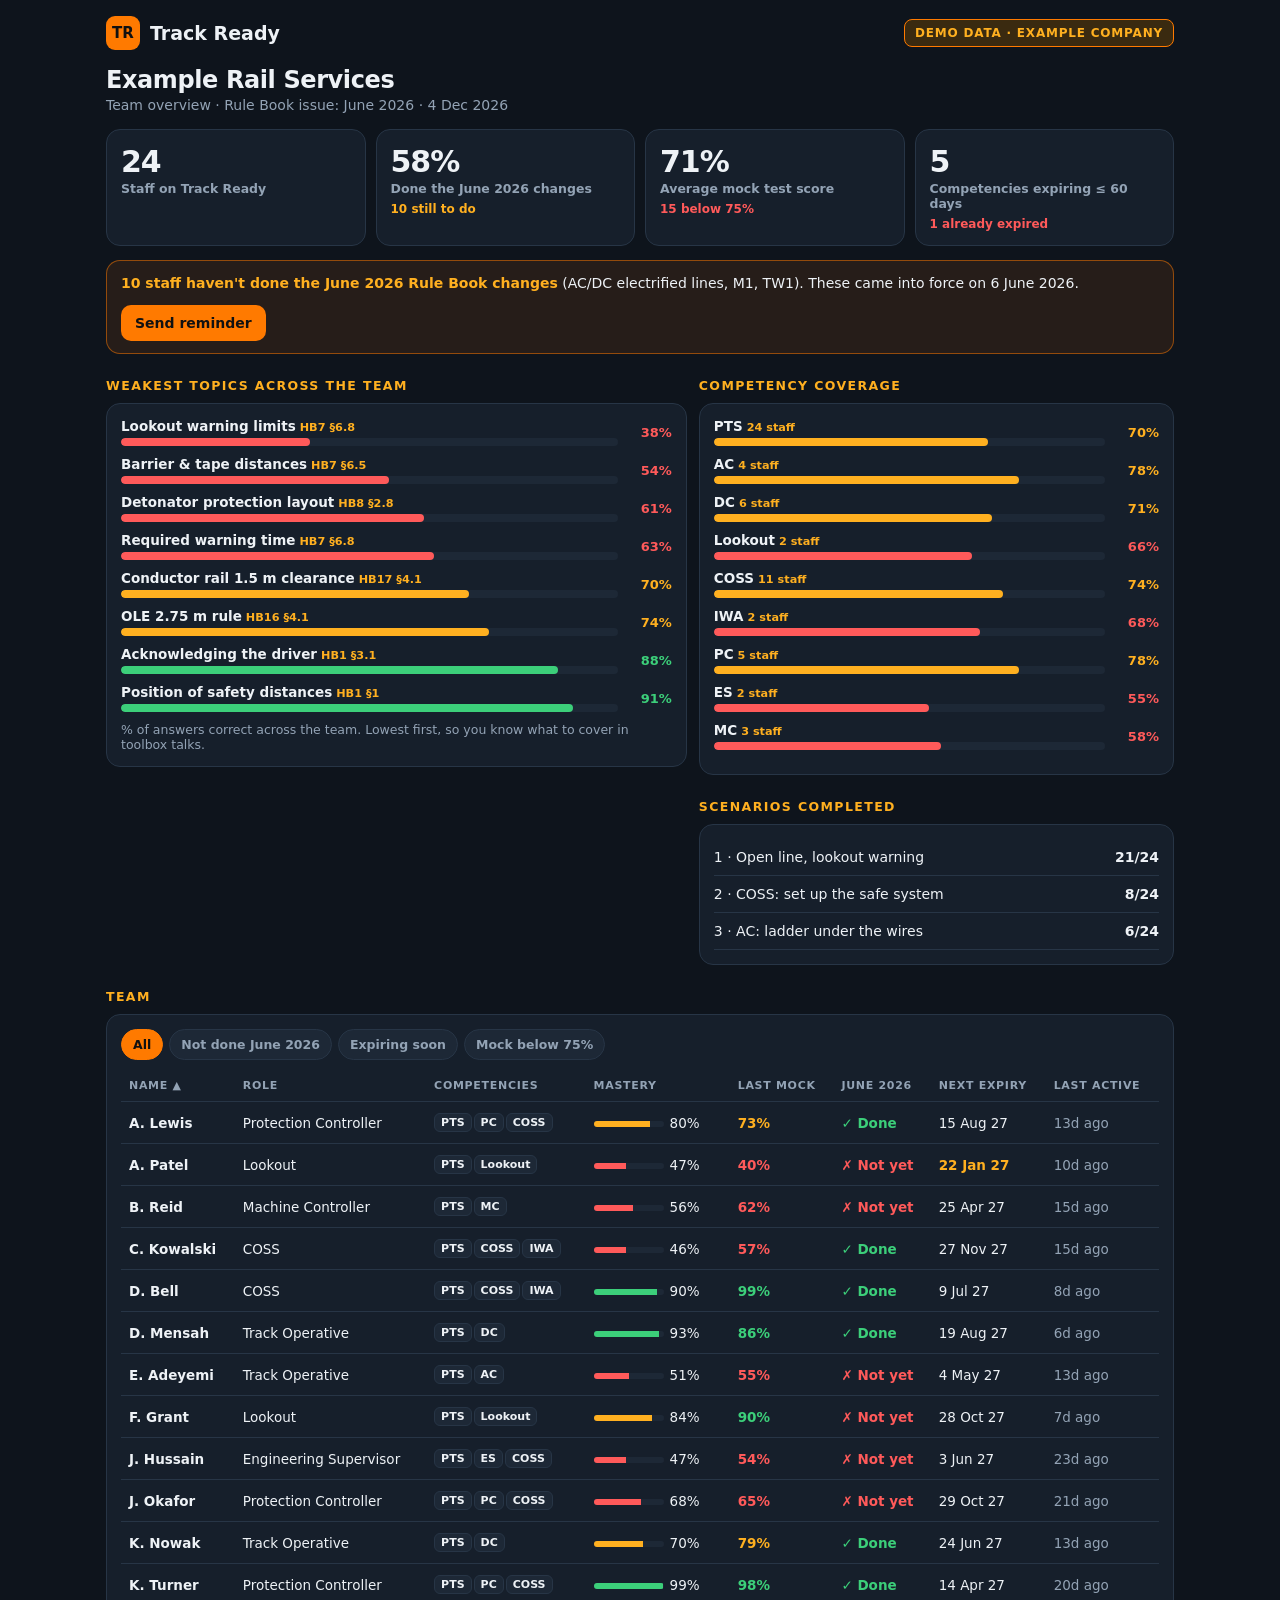
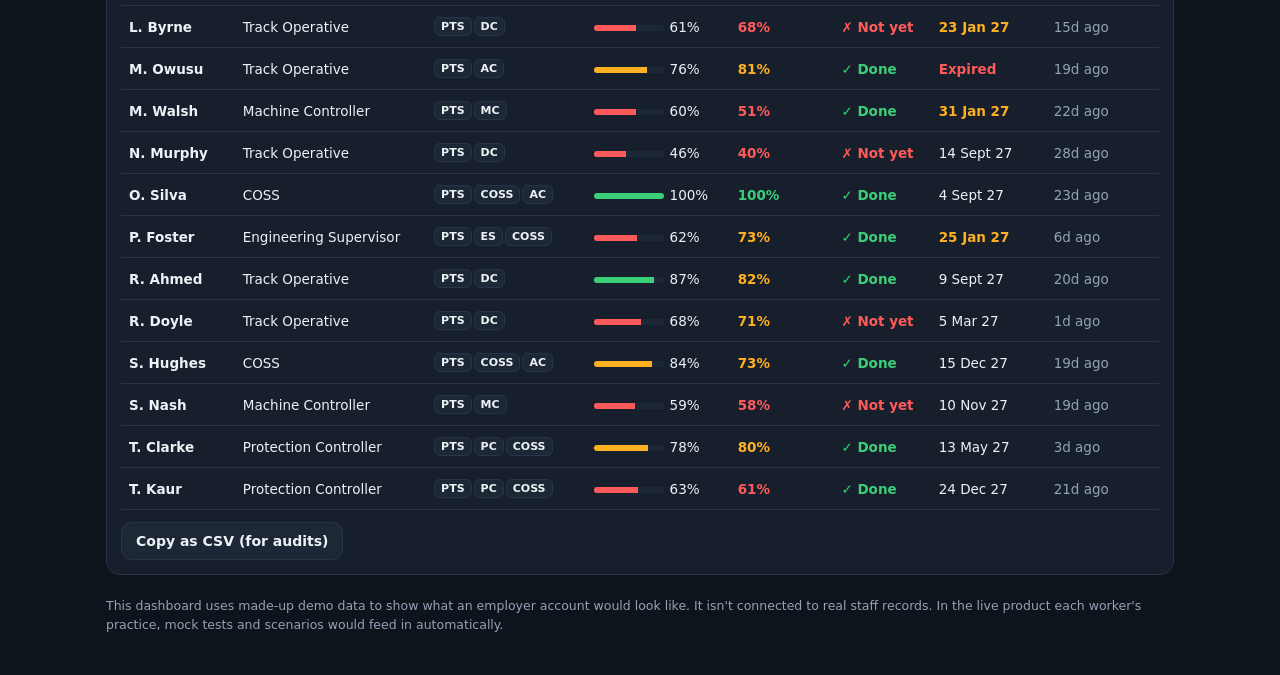
<file: employer.html>
<!DOCTYPE html>
<html lang="en">
<head>
<meta charset="utf-8">
<meta name="viewport" content="width=device-width,initial-scale=1">
<title>Employer dashboard · Track Ready</title>
<style>
  :root{--bg:#0e141c;--card:#161f2b;--card2:#1d2836;--line:#273546;--tx:#eef2f6;--mut:#93a3b5;--or:#ff7a00;--or2:#ffb020;--gr:#3ccf7a;--rd:#ff5a5a;--bl:#3d8bff}
  *{box-sizing:border-box;margin:0;padding:0}
  body{background:var(--bg);color:var(--tx);font-family:system-ui,-apple-system,"Segoe UI",Roboto,sans-serif;padding-bottom:40px}
  .wrap{max-width:1100px;margin:0 auto;padding:0 16px}
  header{display:flex;justify-content:space-between;align-items:center;gap:12px;padding:16px 0;flex-wrap:wrap}
  .brand{display:flex;align-items:center;gap:10px;text-decoration:none;color:inherit}
  .logo{width:34px;height:34px;border-radius:9px;background:var(--or);display:grid;place-items:center;font-weight:900;color:#111;font-size:15px}
  .brand b{font-size:19px;font-weight:900}
  .demo{background:#3a2a10;color:var(--or2);border:1px solid var(--or);font-weight:900;font-size:12px;letter-spacing:.8px;padding:6px 10px;border-radius:8px}
  h1{font-size:24px;font-weight:900;letter-spacing:-.4px}
  .sub{color:var(--mut);font-size:14px;margin-top:3px}
  h2{font-size:12.5px;letter-spacing:1.4px;color:var(--or2);margin:24px 0 10px;font-weight:900}
  .kpis{display:grid;grid-template-columns:repeat(4,1fr);gap:10px;margin-top:16px}
  .k{background:var(--card);border:1px solid var(--line);border-radius:14px;padding:14px}
  .k .v{font-size:30px;font-weight:900;letter-spacing:-1px}
  .k .l{font-size:12.5px;color:var(--mut);font-weight:700;margin-top:2px}
  .k .s{font-size:12px;margin-top:6px;font-weight:800}
  .card{background:var(--card);border:1px solid var(--line);border-radius:14px;padding:14px}
  .alert{display:flex;gap:12px;align-items:center;justify-content:space-between;background:rgba(255,122,0,.1);border:1px solid rgba(255,122,0,.5);border-radius:14px;padding:12px 14px;margin-top:14px;flex-wrap:wrap}
  .alert p{font-size:14px;line-height:1.45}
  .btn{font:inherit;font-weight:900;font-size:14px;border:0;border-radius:10px;padding:10px 14px;cursor:pointer;background:var(--or);color:#111}
  .btn.sec{background:var(--card2);color:var(--tx);border:1px solid var(--line)}
  .two{display:grid;grid-template-columns:1.1fr .9fr;gap:12px}
  .bars .r{display:grid;grid-template-columns:1fr 46px;gap:8px;align-items:center;margin-bottom:10px}
  .bars .n{font-size:13.5px;font-weight:700;margin-bottom:4px}
  .bars .n small{color:var(--or2);font-weight:800;margin-left:4px}
  .track{height:8px;background:var(--card2);border-radius:5px;overflow:hidden}
  .track>div{height:100%;border-radius:5px}
  .pctv{font-size:13px;font-weight:900;text-align:right}
  .filters{display:flex;gap:6px;flex-wrap:wrap;margin-bottom:10px}
  .f{font:inherit;font-size:12.5px;font-weight:800;padding:7px 11px;border-radius:999px;border:1px solid var(--line);background:var(--card2);color:var(--mut);cursor:pointer}
  .f.on{background:var(--or);color:#111;border-color:var(--or)}
  .tw{overflow-x:auto}
  table{width:100%;border-collapse:collapse;font-size:13.5px;min-width:720px}
  th{text-align:left;font-size:11px;letter-spacing:.7px;color:var(--mut);padding:9px 8px;border-bottom:1px solid var(--line);cursor:pointer;white-space:nowrap}
  td{padding:10px 8px;border-bottom:1px solid var(--line);vertical-align:middle}
  .chip{display:inline-block;font-size:11px;font-weight:800;background:var(--card2);border:1px solid var(--line);border-radius:6px;padding:2px 6px;margin:1px 2px 1px 0}
  .ok{color:var(--gr);font-weight:900}.no{color:var(--rd);font-weight:900}.warn{color:var(--or2);font-weight:900}
  .mini{display:inline-block;width:70px;height:6px;background:var(--card2);border-radius:4px;overflow:hidden;vertical-align:middle;margin-right:6px}
  .mini>div{height:100%}
  .scen{display:flex;justify-content:space-between;align-items:center;padding:10px 0;border-bottom:1px solid var(--line);font-size:14px}
  .toast{position:fixed;bottom:20px;left:50%;transform:translateX(-50%);background:#111;border:1px solid var(--line);color:#fff;padding:10px 16px;border-radius:10px;font-weight:800;font-size:14px;opacity:0;transition:opacity .2s;pointer-events:none}
  .toast.on{opacity:1}
  textarea{width:100%;height:120px;margin-top:10px;background:var(--card2);color:var(--tx);border:1px solid var(--line);border-radius:10px;padding:10px;font-size:12px}
  .foot{color:var(--mut);font-size:12.5px;line-height:1.5;margin-top:22px}
  @media(max-width:760px){.kpis{grid-template-columns:1fr 1fr}.two{grid-template-columns:1fr}}
</style>
</head>
<body>
<div class="wrap">
  <header>
    <a class="brand" href="index.html"><div class="logo">TR</div><b>Track Ready</b></a>
    <span class="demo">DEMO DATA · EXAMPLE COMPANY</span>
  </header>
  <h1>Example Rail Services</h1>
  <div class="sub">Team overview · Rule Book issue: June 2026 · <span id="today"></span></div>

  <div class="kpis" id="kpis"></div>
  <div class="alert" id="alert"></div>

  <div class="two">
    <div>
      <h2>WEAKEST TOPICS ACROSS THE TEAM</h2>
      <div class="card bars" id="topics"></div>
    </div>
    <div>
      <h2>COMPETENCY COVERAGE</h2>
      <div class="card bars" id="cover"></div>
      <h2>SCENARIOS COMPLETED</h2>
      <div class="card" id="scen"></div>
    </div>
  </div>

  <h2>TEAM</h2>
  <div class="card">
    <div class="filters" id="filters"></div>
    <div class="tw"><table id="tbl"></table></div>
    <div style="display:flex;gap:8px;margin-top:12px;flex-wrap:wrap"><button class="btn sec" id="csv">Copy as CSV (for audits)</button></div>
    <textarea id="csvOut" class="hide" style="display:none" readonly></textarea>
  </div>

  <p class="foot">This dashboard uses made-up demo data to show what an employer account would look like. It isn't connected to real staff records. In the live product each worker's practice, mock tests and scenarios would feed in automatically.</p>
</div>
<div class="toast" id="toast"></div>

<script>
(()=>{
const $=id=>document.getElementById(id);
function rng(a){return()=>{a|=0;a=a+0x6D2B79F5|0;let t=Math.imul(a^a>>>15,1|a);t=t+Math.imul(t^t>>>7,61|t)^t;return((t^t>>>14)>>>0)/4294967296}}
const r=rng(20260612);
const FIRST=['J.','A.','M.','K.','S.','D.','T.','R.','L.','O.','B.','C.','E.','P.','N.','F.'];
const LAST=['Okafor','Patel','Walsh','Nowak','Hughes','Mensah','Clarke','Ahmed','Byrne','Silva','Reid','Kowalski','Adeyemi','Foster','Murphy','Grant','Hussain','Lewis','Owusu','Turner','Nash','Bell','Kaur','Doyle'];
const ROLES=[['Track Operative',['PTS','AC']],['Track Operative',['PTS','DC']],['Lookout',['PTS','Lookout']],['COSS',['PTS','COSS','AC']],['COSS',['PTS','COSS','IWA']],['Machine Controller',['PTS','MC']],['Engineering Supervisor',['PTS','ES','COSS']],['Protection Controller',['PTS','PC','COSS']]];
const staff=[];
for(let i=0;i<24;i++){
  const role=ROLES[Math.floor(r()*ROLES.length)];
  const mastery=Math.round(45+r()*55);
  const mock=Math.round(Math.max(40,Math.min(100,mastery+(r()-.5)*24)));
  const june=r()<.62;
  const days=Math.round(r()*420)-20;
  const scen=[r()<.8,role[1].includes('COSS')?r()<.6:r()<.25,role[1].includes('AC')?r()<.55:r()<.2];
  staff.push({name:FIRST[i%FIRST.length]+' '+LAST[i],role:role[0],comps:role[1],mastery,mock,june,days,scen,last:Math.round(r()*30)});
}
const now=new Date();$('today').textContent=now.toLocaleDateString('en-GB',{day:'numeric',month:'short',year:'numeric'});
const exp=d=>{const t=new Date(now.getTime()+d*864e5);return t.toLocaleDateString('en-GB',{day:'numeric',month:'short',year:'2-digit'})};
const col=v=>v>=85?'var(--gr)':v>=70?'var(--or2)':'var(--rd)';

// KPIs
const upd=staff.filter(s=>s.june).length,avgMock=Math.round(staff.reduce((a,s)=>a+s.mock,0)/staff.length),expiring=staff.filter(s=>s.days<=60).length,below=staff.filter(s=>s.mock<75).length;
$('kpis').innerHTML=[
  [staff.length,'Staff on Track Ready','',''],
  [Math.round(upd/staff.length*100)+'%','Done the June 2026 changes',`${staff.length-upd} still to do`,'warn'],
  [avgMock+'%','Average mock test score',`${below} below 75%`,below?'no':'ok'],
  [expiring,'Competencies expiring ≤ 60 days',staff.filter(s=>s.days<0).length+' already expired','no'],
].map(([v,l,s,c])=>`<div class="k"><div class="v">${v}</div><div class="l">${l}</div>${s?`<div class="s ${c}">${s}</div>`:''}</div>`).join('');
$('alert').innerHTML=`<p><b style="color:var(--or2)">${staff.length-upd} staff haven't done the June 2026 Rule Book changes</b> (AC/DC electrified lines, M1, TW1). These came into force on 6 June 2026.</p><button class="btn" id="remind">Send reminder</button>`;
$('remind').onclick=()=>toast('Demo only. No reminders were sent.');

// topics
const TOPICS=[['Lookout warning limits','HB7 §6.8',38],['Barrier & tape distances','HB7 §6.5',54],['Detonator protection layout','HB8 §2.8',61],['Required warning time','HB7 §6.8',63],['Conductor rail 1.5 m clearance','HB17 §4.1',70],['OLE 2.75 m rule','HB16 §4.1',74],['Acknowledging the driver','HB1 §3.1',88],['Position of safety distances','HB1 §1',91]];
$('topics').innerHTML=TOPICS.map(([n,ref,p])=>`<div class="r"><div><div class="n">${n}<small>${ref}</small></div><div class="track"><div style="width:${p}%;background:${col(p)}"></div></div></div><div class="pctv" style="color:${col(p)}">${p}%</div></div>`).join('')+`<p style="color:var(--mut);font-size:12.5px;margin-top:4px">% of answers correct across the team. Lowest first, so you know what to cover in toolbox talks.</p>`;
// coverage
const comps=['PTS','AC','DC','Lookout','COSS','IWA','PC','ES','MC'];
$('cover').innerHTML=comps.map(c=>{const holders=staff.filter(s=>s.comps.includes(c));if(!holders.length)return'';const m=Math.round(holders.reduce((a,s)=>a+s.mastery,0)/holders.length);return `<div class="r"><div><div class="n">${c}<small>${holders.length} staff</small></div><div class="track"><div style="width:${m}%;background:${col(m)}"></div></div></div><div class="pctv" style="color:${col(m)}">${m}%</div></div>`}).join('');
const SC=['1 · Open line, lookout warning','2 · COSS: set up the safe system','3 · AC: ladder under the wires'];
$('scen').innerHTML=SC.map((n,i)=>{const d=staff.filter(s=>s.scen[i]).length;return `<div class="scen"><span>${n}</span><b>${d}/${staff.length}</b></div>`}).join('');

// table
let filter='all',sortK='name',sortDir=1;
const F=[['all','All'],['june','Not done June 2026'],['exp','Expiring soon'],['low','Mock below 75%']];
$('filters').innerHTML=F.map(([k,n])=>`<button class="f ${k===filter?'on':''}" data-f="${k}">${n}</button>`).join('');
$('filters').querySelectorAll('.f').forEach(b=>b.onclick=()=>{filter=b.dataset.f;$('filters').querySelectorAll('.f').forEach(x=>x.classList.toggle('on',x===b));table()});
function rows(){let s=staff.slice();if(filter==='june')s=s.filter(x=>!x.june);if(filter==='exp')s=s.filter(x=>x.days<=60);if(filter==='low')s=s.filter(x=>x.mock<75);s.sort((a,b)=>(a[sortK]>b[sortK]?1:a[sortK]<b[sortK]?-1:0)*sortDir);return s}
function table(){
  const H=[['name','NAME'],['role','ROLE'],[null,'COMPETENCIES'],['mastery','MASTERY'],['mock','LAST MOCK'],['june','JUNE 2026'],['days','NEXT EXPIRY'],['last','LAST ACTIVE']];
  $('tbl').innerHTML=`<tr>${H.map(([k,n])=>`<th data-k="${k||''}">${n}${k===sortK?(sortDir>0?' ▲':' ▼'):''}</th>`).join('')}</tr>`+rows().map(s=>`<tr>
    <td><b>${s.name}</b></td><td>${s.role}</td><td>${s.comps.map(c=>`<span class="chip">${c}</span>`).join('')}</td>
    <td><span class="mini"><div style="width:${s.mastery}%;background:${col(s.mastery)}"></div></span>${s.mastery}%</td>
    <td style="color:${col(s.mock)};font-weight:900">${s.mock}%</td>
    <td>${s.june?'<span class="ok">✓ Done</span>':'<span class="no">✗ Not yet</span>'}</td>
    <td class="${s.days<0?'no':s.days<=60?'warn':''}">${s.days<0?'Expired':exp(s.days)}</td>
    <td style="color:var(--mut)">${s.last===0?'Today':s.last+'d ago'}</td></tr>`).join('');
  $('tbl').querySelectorAll('th[data-k]').forEach(th=>{if(!th.dataset.k)return;th.onclick=()=>{const k=th.dataset.k;if(sortK===k)sortDir*=-1;else{sortK=k;sortDir=1}table()}});
}
table();
$('csv').onclick=async()=>{
  const lines=[['Name','Role','Competencies','Mastery %','Last mock %','June 2026 changes','Next expiry'].join(',')].concat(rows().map(s=>[s.name,s.role,s.comps.join(' '),s.mastery,s.mock,s.june?'Done':'Not done',s.days<0?'Expired':exp(s.days)].join(',')));
  const txt=lines.join('\n');
  try{await navigator.clipboard.writeText(txt);toast('CSV copied to clipboard')}catch(e){const t=$('csvOut');t.style.display='block';t.value=txt;t.select();toast('Copy the CSV below')}
};
function toast(m){const t=$('toast');t.textContent=m;t.classList.add('on');clearTimeout(t._h);t._h=setTimeout(()=>t.classList.remove('on'),2200)}
})();
</script>
</body>
</html>
</file>
